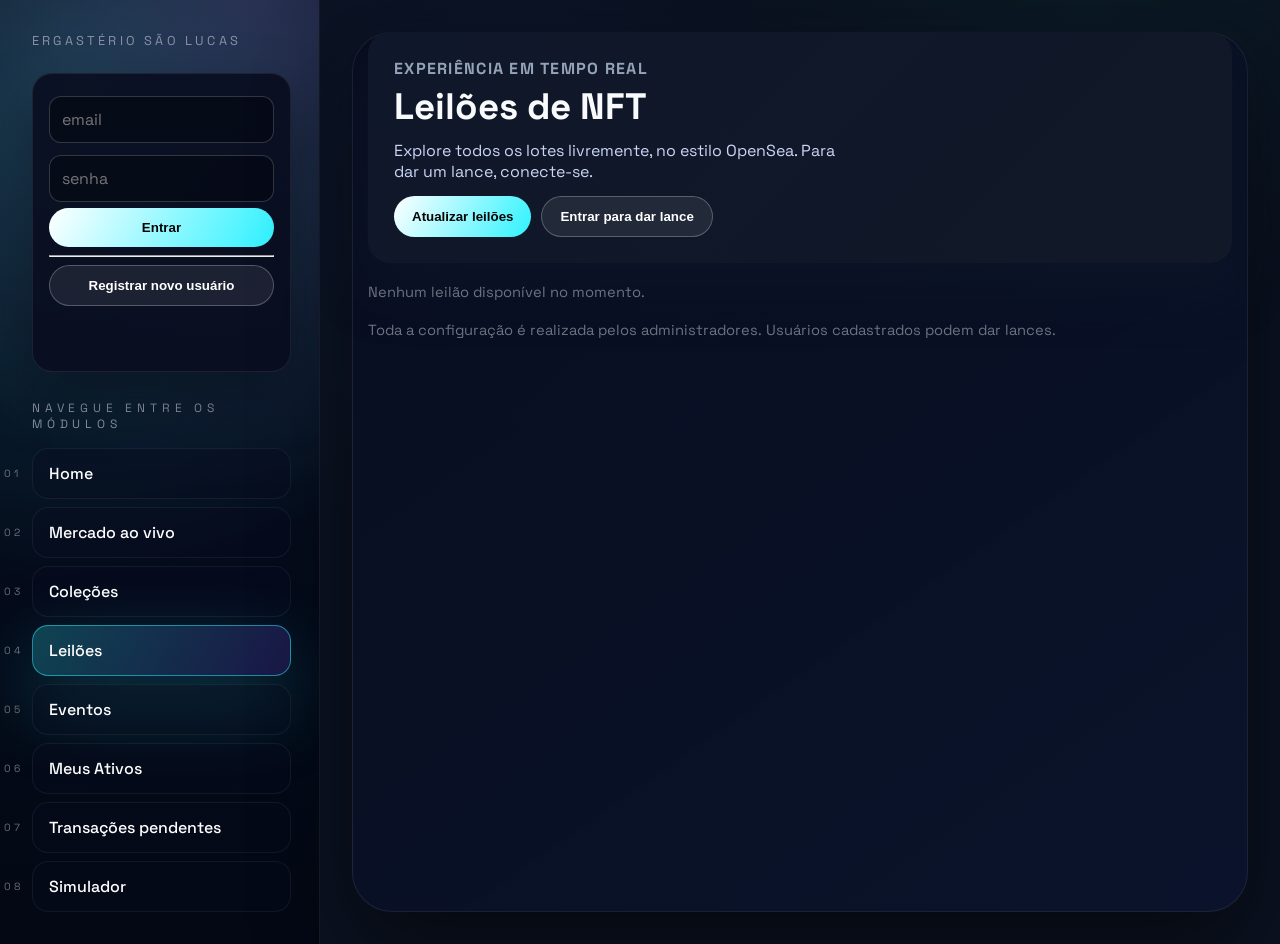
<file: index.html>
<!doctype html>
<html lang="pt-br">
<head>
  <meta charset="utf-8" />
  <title>Ergastério São Lucas</title>
  <meta name="viewport" content="width=device-width, initial-scale=1" />
  <link rel="stylesheet" href="styles.css" />
</head>
<body>
  <aside class="menu" id="appMenu">
    <div class="menu-top">
      <div class="menu-title">
        <a class="menu-label menu-title__link" data-view="home" href="#">Ergastério São Lucas</a>
      </div>
      <button class="menu-toggle" id="menuToggle" type="button" aria-expanded="false" aria-controls="menuContent">
        <span class="sr-only">Alternar navegação</span>
        <span class="menu-toggle__icon" aria-hidden="true">
          <span class="menu-toggle__bar"></span>
          <span class="menu-toggle__bar"></span>
          <span class="menu-toggle__bar"></span>
        </span>
      </button>
    </div>

    <div class="menu-content" id="menuContent">
      <div id="authBoxAnchor">
        <div id="authBox" class="card">
          <!-- Login -->
          <form id="loginForm">
            <input type="email" id="email" placeholder="email" required />
            <input type="password" id="password" placeholder="senha" required />
            <button type="submit">Entrar</button>
          </form>

          <!-- Sessão ativa -->
          <div id="loggedBox" style="display:none">
            <p class="ok" id="sessionInfo">Conectado</p>
            <button id="logoutBtn">Sair</button>
          </div>

          <hr/>

          <!-- Toggle Registro -->
          <button id="toggleRegister" class="ghost">Registrar novo usuário</button>
          <form id="registerForm" style="display:none; margin-top:8px;">
            <input type="text" id="r_name" placeholder="nome" required />
            <input type="email" id="r_email" placeholder="email" required />
            <input type="tel" id="r_phone" placeholder="telefone com DDD (opcional)" />
            <input type="password" id="r_password" placeholder="senha" required />
            <button type="submit">Criar conta</button>
          </form>
          <p id="authMsg" class="msg"></p>
        </div>
      </div>

      <nav class="menu-nav" aria-label="Navegação principal">
        <p class="menu-nav__hint">Navegue entre os módulos</p>
        <ul>
          <li><a href="#" data-view="home" aria-current="page">Home</a></li>
          <li><a href="#" data-view="live_market">Mercado ao vivo</a></li>
          <li><a href="#" data-view="collections">Coleções</a></li>
          <li><a href="#" data-view="auctions">Leilões</a></li>
          <li><a href="#" data-view="events">Eventos</a></li>
          <li><a href="#" data-view="user_assets">Meus Ativos</a></li>
          <li><a href="#" data-view="pending_transactions">Transações pendentes</a></li>
          <li><a href="#" data-view="liquidity_game">Simulador</a></li>
          <li class="admin-only"><a href="#" data-view="admin">Painel Administrativo</a></li>
          <li class="admin-only"><a href="#" data-view="admin_mint">Mint de NFT</a></li>
        </ul>
      </nav>
    </div>
  </aside>

  <main id="view" class="landing-view" data-default-view="auctions"></main>

  <section class="auth-overlay" data-role="auth-overlay" hidden>
    <div class="auth-overlay__backdrop" data-role="auth-overlay-close" aria-hidden="true"></div>
    <div class="auth-overlay__panel" role="dialog" aria-modal="true" aria-label="Acessar conta">
      <button type="button" class="auth-overlay__close ghost" data-role="auth-overlay-close">Fechar</button>
      <header class="auth-overlay__header">
        <p class="auth-overlay__eyebrow">Acesso seguro</p>
        <h2>Entre para dar lances</h2>
        <span>Use sua conta ou crie um cadastro rápido para participar dos leilões.</span>
      </header>
      <div data-role="auth-overlay-slot"></div>
    </div>
  </section>

  <script src="app.js"></script>
</body>
</html>
</file>
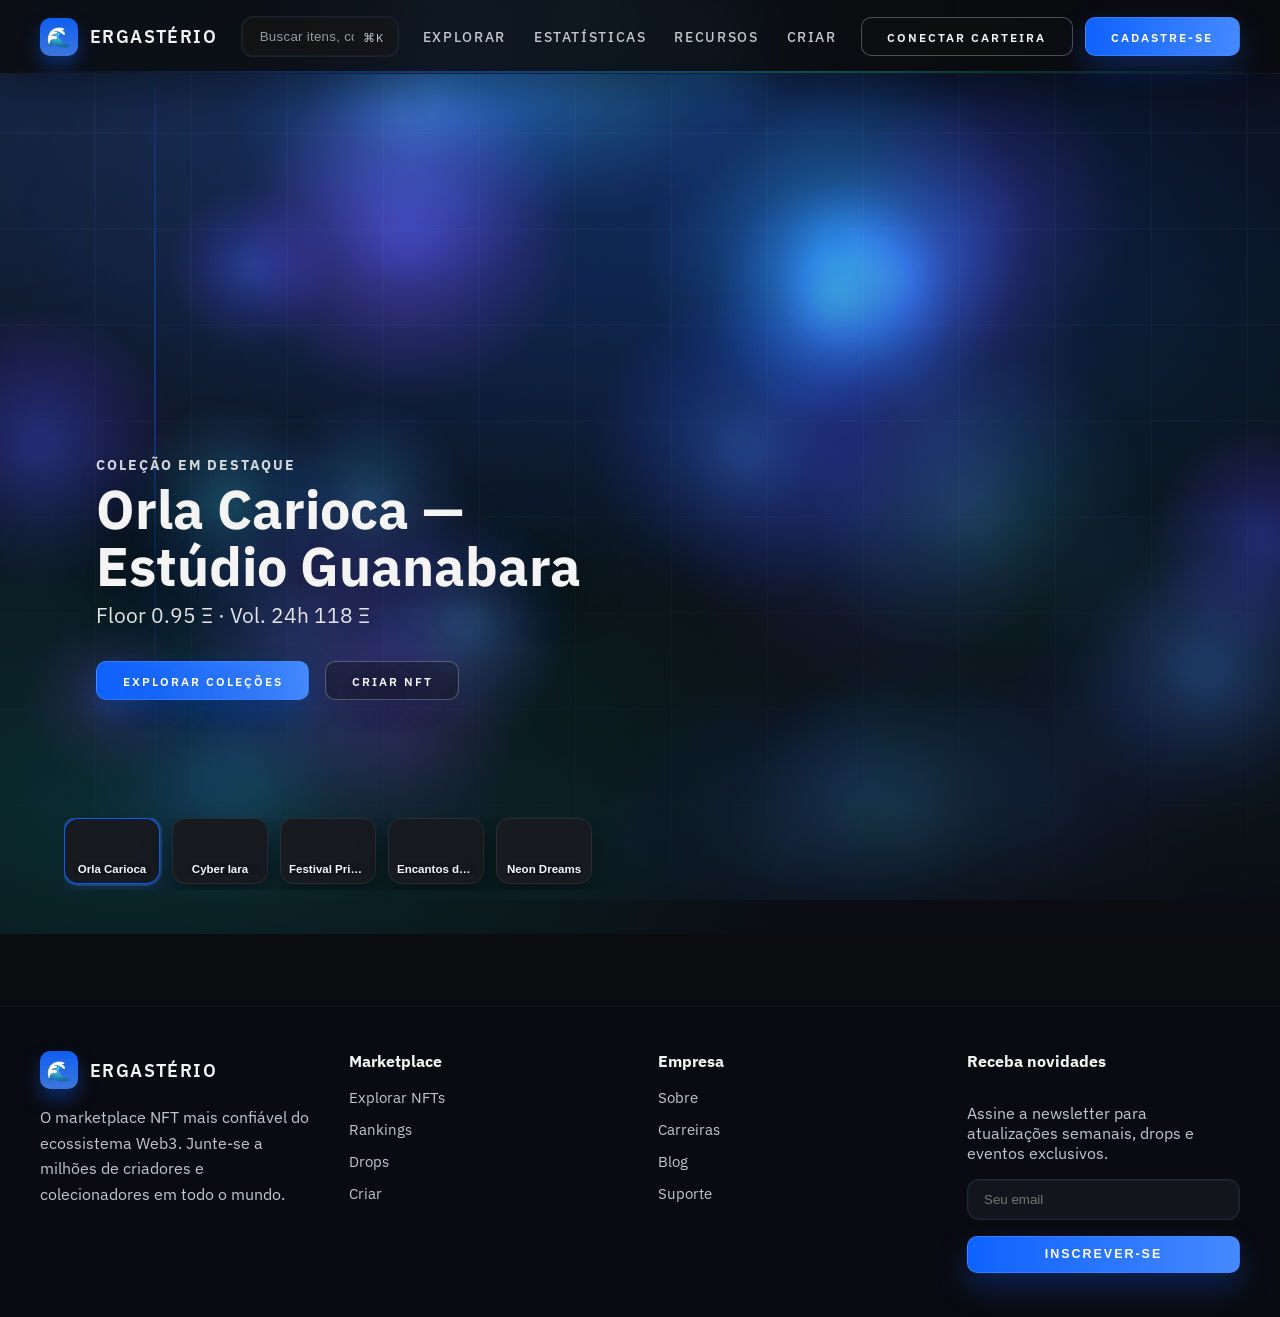
<file: site1/index.html>
<!DOCTYPE html>
<html lang="pt-BR">
  <head>
    <meta charset="UTF-8" />
    <meta name="viewport" content="width=device-width, initial-scale=1.0" />
    <title>Ergastério Brasil — Marketplace NFT inspirado no OpenSea</title>
    <link rel="preconnect" href="https://fonts.googleapis.com" />
    <link rel="preconnect" href="https://fonts.gstatic.com" crossorigin />
    <link
      href="https://fonts.googleapis.com/css2?family=IBM+Plex+Mono:wght@400;600&family=IBM+Plex+Sans:wght@400;500;600;700&display=swap"
      rel="stylesheet"
    />
    <style>
      :root {
        --bg: #0b0c10;
        --bg-alt: #161616;
        --card-bg: rgba(22, 22, 22, 0.82);
        --primary: #0f62fe;
        --primary-strong: #4589ff;
        --primary-light: rgba(15, 98, 254, 0.12);
        --accent: linear-gradient(135deg, #0f62fe 0%, #4589ff 55%, #08bdba 100%);
        --text: #f4f4f4;
        --text-muted: #c1c7cd;
        --border: rgba(255, 255, 255, 0.06);
        --grid-line: rgba(79, 90, 117, 0.18);
        font-size: 16px;
      }

      * {
        box-sizing: border-box;
        margin: 0;
        padding: 0;
      }

      html {
        width: 100%;
        max-width: 100%;
        overflow-x: hidden;
      }

      body {
        font-family: "IBM Plex Sans", "Inter", -apple-system, BlinkMacSystemFont, "Segoe UI", sans-serif;
        background-color: var(--bg);
        color: var(--text);
        min-height: 100vh;
        position: relative;
        max-width: 100vw;
        overflow-x: hidden;
        background-image:
          radial-gradient(circle at 20% -10%, rgba(69, 137, 255, 0.25), transparent 55%),
          radial-gradient(circle at 80% 110%, rgba(8, 189, 186, 0.18), transparent 60%),
          repeating-linear-gradient(
            0deg,
            transparent,
            transparent 94px,
            rgba(79, 90, 117, 0.08) 94px,
            rgba(79, 90, 117, 0.08) 96px
          ),
          repeating-linear-gradient(
            90deg,
            transparent,
            transparent 94px,
            rgba(79, 90, 117, 0.08) 94px,
            rgba(79, 90, 117, 0.08) 96px
          );
        background-attachment: fixed;
      }

      #background-canvas {
        position: fixed;
        inset: 0;
        width: 100%;
        height: 100%;
        z-index: -2;
        pointer-events: none;
        mix-blend-mode: screen;
        opacity: 0.85;
      }

      body::before,
      body::after {
        content: "";
        position: fixed;
        z-index: -1;
        pointer-events: none;
      }

      body::before {
        inset: 0;
        background: linear-gradient(120deg, rgba(15, 98, 254, 0.08), transparent 45%);
        mix-blend-mode: screen;
      }

      body::after {
        top: 0;
        left: clamp(140px, 12vw, 260px);
        width: 2px;
        height: 100vh;
        background: linear-gradient(180deg, rgba(15, 98, 254, 0), rgba(15, 98, 254, 0.65) 45%, rgba(8, 189, 186, 0));
        opacity: 0.75;
      }

      a {
        color: inherit;
        text-decoration: none;
      }

      header {
        position: sticky;
        top: 0;
        z-index: 1000;
        backdrop-filter: blur(18px);
        background: rgba(11, 12, 15, 0.88);
        border-bottom: 1px solid rgba(255, 255, 255, 0.05);
        box-shadow: 0 18px 32px rgba(5, 7, 11, 0.35);
      }

      header::after {
        content: "";
        position: absolute;
        inset-inline: 0;
        bottom: 0;
        height: 2px;
        background: linear-gradient(90deg, transparent, rgba(15, 98, 254, 0.65) 35%, rgba(8, 189, 186, 0.5) 65%, transparent);
        opacity: 0.75;
      }

      .nav-container {
        max-width: 1280px;
        margin: 0 auto;
        padding: 1rem 2.5rem;
        display: flex;
        align-items: center;
        justify-content: space-between;
        gap: 1.5rem;
      }

      .logo {
        display: flex;
        align-items: center;
        gap: 0.75rem;
        font-weight: 600;
        font-size: 1.1rem;
        letter-spacing: 0.08em;
        text-transform: uppercase;
      }

      .logo-icon {
        width: 38px;
        height: 38px;
        border-radius: 10px;
        background: linear-gradient(180deg, rgba(15, 98, 254, 0.95), rgba(69, 137, 255, 0.85));
        display: flex;
        align-items: center;
        justify-content: center;
        font-size: 1.25rem;
        box-shadow: 0 10px 18px rgba(15, 98, 254, 0.35);
      }

      nav {
        display: flex;
        align-items: center;
        gap: 1.75rem;
        font-weight: 500;
        font-size: 0.85rem;
        text-transform: uppercase;
        letter-spacing: 0.12em;
      }

      nav a {
        position: relative;
        color: var(--text-muted);
        transition: color 0.2s ease;
      }

      nav a::after {
        content: "";
        position: absolute;
        left: 0;
        bottom: -0.5rem;
        width: 100%;
        height: 2px;
        background: linear-gradient(90deg, transparent, rgba(15, 98, 254, 0.85), transparent);
        transform: scaleX(0);
        transform-origin: center;
        transition: transform 0.2s ease;
      }

      nav a:hover {
        color: #fff;
      }

      nav a:hover::after {
        transform: scaleX(1);
      }

      .search {
        flex: 1;
        max-width: 320px;
        position: relative;
      }

      .search input {
        width: 100%;
        background: rgba(22, 22, 22, 0.75);
        border: 1px solid rgba(255, 255, 255, 0.06);
        border-radius: 12px;
        padding: 0.75rem 2.75rem 0.75rem 1.1rem;
        color: var(--text);
        box-shadow: inset 0 0 0 1px rgba(15, 98, 254, 0.12);
      }

      .search input::placeholder {
        color: rgba(193, 199, 205, 0.75);
        letter-spacing: 0.02em;
      }

      .search span {
        position: absolute;
        right: 0.9rem;
        top: 50%;
        transform: translateY(-50%);
        color: var(--text-muted);
        font-family: "IBM Plex Mono", monospace;
        font-size: 0.75rem;
        letter-spacing: 0.12em;
      }

      .cta-buttons {
        display: flex;
        gap: 0.75rem;
        align-items: center;
      }

      .art-strip {
        position: relative;
        overflow: hidden;
        border-top: 1px solid rgba(255, 255, 255, 0.05);
        border-bottom: 1px solid rgba(255, 255, 255, 0.05);
        background: linear-gradient(180deg, rgba(11, 13, 18, 0.92), rgba(11, 13, 18, 0.72));
        padding: 1.75rem 0;
        isolation: isolate;
      }

      .art-strip::before,
      .art-strip::after {
        content: "";
        position: absolute;
        top: 0;
        bottom: 0;
        width: 140px;
        pointer-events: none;
        z-index: 2;
      }

      .art-strip::before {
        left: 0;
        background: linear-gradient(90deg, rgba(11, 13, 18, 0.95) 0%, rgba(11, 13, 18, 0));
      }

      .art-strip::after {
        right: 0;
        background: linear-gradient(270deg, rgba(11, 13, 18, 0.95) 0%, rgba(11, 13, 18, 0));
      }

      .art-strip-container {
        max-width: 1200px;
        margin: 0 auto;
        padding: 0 2rem;
        display: grid;
        gap: 1.25rem;
      }

      .art-strip-header {
        display: flex;
        align-items: center;
        justify-content: space-between;
        font-size: 0.9rem;
        color: var(--text-muted);
      }

      .art-strip-header strong {
        font-size: 0.95rem;
        letter-spacing: 0.12em;
        text-transform: uppercase;
        color: var(--text);
      }

      .art-strip-row {
        position: relative;
        overflow: hidden;
      }

      .art-strip-track {
        display: flex;
        gap: 1.5rem;
        width: max-content;
        animation: art-scroll 36s linear infinite;
        will-change: transform;
      }

      .art-strip-track.reverse {
        animation-direction: reverse;
        animation-duration: 42s;
      }

      .art-card {
        flex: 0 0 auto;
        width: 210px;
        border-radius: 18px;
        overflow: hidden;
        border: 1px solid rgba(255, 255, 255, 0.06);
        background: rgba(18, 20, 28, 0.85);
        box-shadow: 0 18px 36px rgba(5, 9, 18, 0.38);
        transition: transform 0.3s ease, border-color 0.3s ease, box-shadow 0.3s ease;
      }

      .art-card:hover {
        transform: translateY(-6px);
        border-color: rgba(69, 137, 255, 0.55);
        box-shadow: 0 22px 44px rgba(5, 9, 18, 0.52);
      }

      .art-card img {
        display: block;
        width: 100%;
        height: 140px;
        object-fit: cover;
      }

      .art-card-content {
        padding: 1rem;
        display: grid;
        gap: 0.45rem;
      }

      .art-card-content span {
        font-size: 0.78rem;
        text-transform: uppercase;
        letter-spacing: 0.18em;
        color: rgba(193, 199, 205, 0.85);
        font-family: "IBM Plex Mono", monospace;
      }

      .art-card-content strong {
        font-size: 1rem;
        color: var(--text);
      }

      .art-card-content small {
        color: var(--text-muted);
        font-size: 0.85rem;
      }

      .btn {
        padding: 0.65rem 1.6rem;
        border-radius: 10px;
        font-weight: 600;
        font-size: 0.78rem;
        text-transform: uppercase;
        letter-spacing: 0.16em;
        transition: transform 0.2s ease, box-shadow 0.2s ease, background 0.2s ease, color 0.2s ease;
        display: inline-flex;
        align-items: center;
        justify-content: center;
        border: 1px solid transparent;
      }

      .btn:hover {
        transform: translateY(-2px);
      }

      .btn-primary {
        background: linear-gradient(90deg, #0f62fe, #4589ff);
        color: #fff;
        border-color: rgba(69, 137, 255, 0.65);
        box-shadow: 0 14px 30px rgba(15, 98, 254, 0.28);
      }

      .btn-primary:hover {
        box-shadow: 0 18px 40px rgba(15, 98, 254, 0.32);
        background: linear-gradient(90deg, #4589ff, #0f62fe);
      }

      .btn-outline {
        border: 1px solid rgba(193, 199, 205, 0.35);
        color: var(--text);
        background: rgba(22, 22, 22, 0.35);
      }

      .btn-outline:hover {
        border-color: rgba(69, 137, 255, 0.7);
        color: #fff;
        box-shadow: 0 12px 26px rgba(15, 98, 254, 0.22);
      }

      .hero {
        max-width: 1280px;
        margin: 0 auto;
        padding: 6rem 2.5rem 4.5rem;
        display: grid;
        grid-template-columns: repeat(auto-fit, minmax(320px, 1fr));
        gap: clamp(2.5rem, 6vw, 5rem);
        align-items: start;
        position: relative;
        isolation: isolate;
      }

      .hero::before {
        content: "";
        position: absolute;
        inset: -4rem -12%;
        background-image:
          linear-gradient(120deg, rgba(15, 98, 254, 0.22), transparent 60%),
          repeating-linear-gradient(0deg, transparent, transparent 48px, var(--grid-line) 48px, var(--grid-line) 49px),
          repeating-linear-gradient(90deg, transparent, transparent 48px, var(--grid-line) 48px, var(--grid-line) 49px);
        opacity: 0.45;
        border-radius: 56px;
        z-index: -2;
      }

      .hero::after {
        content: "";
        position: absolute;
        inset: -3rem -8%;
        background: radial-gradient(circle at 20% 20%, rgba(15, 98, 254, 0.3), transparent 65%),
          radial-gradient(circle at 80% 80%, rgba(8, 189, 186, 0.25), transparent 70%);
        filter: blur(20px);
        opacity: 0.65;
        z-index: -1;
      }

      .hero-visual {
        position: relative;
        display: grid;
        gap: 1.75rem;
        justify-items: center;
        padding: 1rem 0;
      }

      .hero-visual::before {
        content: "";
        position: absolute;
        inset: -18% -12%;
        background: linear-gradient(160deg, rgba(15, 98, 254, 0.18), transparent 65%);
        border-radius: 38px;
        filter: blur(50px);
        z-index: -1;
        opacity: 0.6;
        animation: pulse 9s ease-in-out infinite alternate;
      }

      .hero-illustration {
        width: 100%;
        max-width: 420px;
        border-radius: 28px;
        border: 1px solid rgba(255, 255, 255, 0.08);
        background: rgba(11, 13, 18, 0.72);
        padding: 1.75rem;
        backdrop-filter: blur(18px);
        box-shadow: 0 34px 60px rgba(5, 9, 18, 0.55);
      }

      .hero-illustration svg {
        width: 100%;
        height: auto;
        display: block;
      }

      .hero-copy {
        display: grid;
        gap: 1.5rem;
      }

      .hero-copy h1 {
        font-size: clamp(2.85rem, 4vw + 1rem, 4.1rem);
        line-height: 1.05;
        letter-spacing: -0.015em;
        text-wrap: balance;
      }

      .hero-copy p {
        font-size: 1.08rem;
        line-height: 1.75;
        color: var(--text-muted);
        max-width: 36ch;
      }

      .hero-actions {
        display: flex;
        flex-wrap: wrap;
        gap: 1rem;
      }

      .hero-highlights {
        display: grid;
        gap: 1.25rem;
        margin-top: 1.5rem;
        margin-bottom: 0.5rem;
      }

      .hero-highlight {
        background: rgba(17, 19, 26, 0.82);
        border: 1px solid rgba(255, 255, 255, 0.06);
        border-left: 4px solid var(--primary);
        border-radius: 14px;
        padding: 1.2rem 1.4rem;
        display: grid;
        gap: 0.5rem;
      }

      .hero-highlight span {
        font-family: "IBM Plex Mono", monospace;
        font-size: 0.78rem;
        letter-spacing: 0.2em;
        text-transform: uppercase;
        color: rgba(193, 199, 205, 0.85);
      }

      .hero-highlight p {
        color: var(--text);
        font-size: 0.95rem;
        line-height: 1.6;
      }

      .hero-card {
        background: linear-gradient(180deg, rgba(15, 98, 254, 0.18), rgba(12, 16, 26, 0.92));
        border-radius: 24px;
        padding: 2rem;
        border: 1px solid rgba(69, 137, 255, 0.35);
        position: relative;
        overflow: hidden;
        box-shadow: 0 28px 55px rgba(5, 9, 18, 0.5);
        width: 100%;
        max-width: 400px;
      }

      .hero-card::before {
        content: "";
        position: absolute;
        inset-inline: 0;
        top: 0;
        height: 3px;
        background: linear-gradient(90deg, transparent, rgba(15, 98, 254, 0.9) 35%, rgba(8, 189, 186, 0.6) 70%, transparent);
        z-index: 1;
      }

      .hero-card::after {
        content: "";
        position: absolute;
        inset: 0;
        background: radial-gradient(circle at 30% 30%, rgba(255, 255, 255, 0.12), transparent 55%);
        pointer-events: none;
      }

      .hero-card img {
        width: 100%;
        border-radius: 16px;
        margin-bottom: 1.5rem;
        object-fit: cover;
        border: 1px solid rgba(255, 255, 255, 0.06);
      }

      .hero-card h3 {
        font-size: 1.15rem;
        margin-bottom: 0.5rem;
      }

      .hero-card-footer {
        display: flex;
        align-items: center;
        justify-content: space-between;
        margin-top: 1rem;
        padding-top: 1rem;
        border-top: 1px solid rgba(255, 255, 255, 0.08);
        gap: 1rem;
      }

      .hero-avatar {
        display: flex;
        align-items: center;
        gap: 0.75rem;
      }

      .hero-avatar span {
        display: inline-flex;
        align-items: center;
        justify-content: center;
        width: 44px;
        height: 44px;
        border-radius: 12px;
        background: linear-gradient(160deg, rgba(69, 137, 255, 0.45), rgba(15, 98, 254, 0.85));
        box-shadow: 0 12px 25px rgba(15, 98, 254, 0.32);
        font-size: 1.25rem;
      }

      .hero-avatar strong {
        font-size: 0.95rem;
        display: block;
      }

      .hero-avatar small {
        display: block;
        color: var(--text-muted);
      }

      .hero-pricing {
        text-align: right;
      }

      .hero-pricing strong {
        font-family: "IBM Plex Mono", monospace;
        letter-spacing: 0.08em;
      }

      .hero-pricing span {
        display: block;
        color: var(--text-muted);
        font-size: 0.85rem;
      }

      .card-meta {
        display: flex;
        justify-content: space-between;
        align-items: center;
        color: var(--text-muted);
        font-size: 0.9rem;
      }

      .badge {
        display: inline-flex;
        align-items: center;
        gap: 0.45rem;
        padding: 0.45rem 0.95rem;
        border-radius: 999px;
        background: var(--primary-light);
        color: var(--primary-strong);
        font-weight: 600;
        font-size: 0.75rem;
        text-transform: uppercase;
        letter-spacing: 0.18em;
        border: 1px solid rgba(69, 137, 255, 0.35);
        box-shadow: inset 0 0 0 1px rgba(15, 98, 254, 0.08);
      }

      .badge::before {
        content: "";
        width: 6px;
        height: 6px;
        border-radius: 50%;
        background: #08bdba;
        box-shadow: 0 0 0 4px rgba(8, 189, 186, 0.15);
      }

      .section {
        max-width: 1280px;
        margin: 0 auto;
        padding: 0 2.5rem 4.75rem;
        position: relative;
      }

      .section::before {
        content: "";
        position: absolute;
        left: clamp(1.5rem, 6vw, 3rem);
        top: 0.75rem;
        width: 32px;
        height: 2px;
        background: linear-gradient(90deg, rgba(15, 98, 254, 0.85), rgba(8, 189, 186, 0.65));
      }

      .section-header {
        display: flex;
        align-items: center;
        justify-content: space-between;
        margin-bottom: 2.25rem;
      }

      .section-header h2 {
        font-size: clamp(1.8rem, 2.2vw + 1rem, 2.35rem);
        letter-spacing: -0.01em;
      }

      .section-header a {
        color: var(--primary-strong);
        font-weight: 600;
        text-transform: uppercase;
        letter-spacing: 0.14em;
        font-size: 0.75rem;
      }

      .grid {
        display: grid;
        grid-template-columns: repeat(auto-fit, minmax(220px, 1fr));
        gap: 1.5rem;
      }

      .collection-card {
        background: rgba(18, 20, 28, 0.86);
        border-radius: 20px;
        padding: 1.35rem;
        border: 1px solid rgba(255, 255, 255, 0.06);
        transition: transform 0.25s ease, border-color 0.25s ease, box-shadow 0.25s ease;
        position: relative;
        overflow: hidden;
      }

      .collection-card::before {
        content: "";
        position: absolute;
        inset-inline: 0;
        top: 0;
        height: 3px;
        background: linear-gradient(90deg, transparent, rgba(15, 98, 254, 0.85) 40%, rgba(8, 189, 186, 0.6) 70%, transparent);
        opacity: 0;
        transition: opacity 0.25s ease;
      }

      .collection-card:hover::before {
        opacity: 1;
      }

      .collection-card:hover {
        transform: translateY(-6px);
        border-color: rgba(69, 137, 255, 0.5);
        box-shadow: 0 20px 44px rgba(5, 9, 18, 0.52);
      }

      .collection-card::after {
        content: "";
        position: absolute;
        inset: 0;
        background: linear-gradient(160deg, rgba(69, 137, 255, 0.12), transparent 75%);
        opacity: 0;
        transition: opacity 0.25s ease;
        pointer-events: none;
      }

      .collection-card:hover::after {
        opacity: 1;
      }

      .collection-card img {
        width: 100%;
        border-radius: 14px;
        margin-bottom: 1rem;
      }

      .collection-card h3 {
        font-size: 1.1rem;
        margin-bottom: 0.5rem;
      }

      .collection-card .floor {
        font-size: 0.9rem;
        color: var(--text-muted);
      }

      .stats {
        display: grid;
        grid-template-columns: repeat(auto-fit, minmax(220px, 1fr));
        gap: 1.5rem;
        margin-top: 2.5rem;
      }

      .stat-card {
        background: rgba(15, 16, 24, 0.82);
        border: 1px solid rgba(255, 255, 255, 0.05);
        border-radius: 16px;
        padding: 1.6rem;
        position: relative;
        overflow: hidden;
        display: grid;
        gap: 0.5rem;
        min-width: 0;
      }

      .stat-card h4 {
        font-size: 2.1rem;
        margin-bottom: 0.35rem;
        font-family: "IBM Plex Mono", monospace;
      }

      .stat-card span {
        color: var(--text-muted);
        font-size: 0.95rem;
      }

      .stat-card::after {
        content: "";
        position: absolute;
        inset: 0;
        background-image:
          linear-gradient(120deg, rgba(15, 98, 254, 0.18), transparent 70%),
          radial-gradient(circle at 80% 0%, rgba(8, 189, 186, 0.18), transparent 60%);
        pointer-events: none;
        z-index: 0;
        opacity: 0.8;
      }

      .stat-card::before {
        content: "";
        position: absolute;
        inset-inline: 0;
        top: 0;
        height: 3px;
        background: linear-gradient(90deg, transparent, rgba(15, 98, 254, 0.9) 30%, rgba(8, 189, 186, 0.6) 70%, transparent);
        pointer-events: none;
        z-index: 1;
      }

      .stat-card > * {
        position: relative;
        z-index: 1;
      }

      .stat-icon {
        width: 44px;
        height: 44px;
        border-radius: 12px;
        background: rgba(69, 137, 255, 0.12);
        display: inline-flex;
        align-items: center;
        justify-content: center;
        margin-bottom: 0.85rem;
        box-shadow: 0 14px 24px rgba(15, 98, 254, 0.22);
      }

      .stat-icon svg {
        width: 22px;
        height: 22px;
        fill: none;
        stroke: var(--primary);
        stroke-width: 1.6;
      }

      .narrative {
        display: grid;
        gap: 2.5rem;
      }

      .narrative-highlight {
        display: grid;
        grid-template-columns: repeat(auto-fit, minmax(260px, 1fr));
        gap: 2.5rem;
        align-items: center;
        padding: 2.5rem;
        border-radius: 28px;
        border: 1px solid rgba(255, 255, 255, 0.06);
        background: linear-gradient(160deg, rgba(15, 16, 24, 0.92), rgba(15, 16, 24, 0.65));
        position: relative;
        overflow: hidden;
      }

      .narrative-highlight::before {
        content: "";
        position: absolute;
        inset: 0;
        background: radial-gradient(circle at 20% 20%, rgba(15, 98, 254, 0.18), transparent 60%);
        pointer-events: none;
      }

      .narrative-highlight img {
        width: 100%;
        border-radius: 18px;
        border: 1px solid rgba(255, 255, 255, 0.12);
      }

      .narrative-highlight h3 {
        font-size: 1.6rem;
        margin-bottom: 1rem;
      }

      .narrative-highlight p {
        color: var(--text-muted);
        line-height: 1.75;
        margin-bottom: 1.5rem;
      }

      .story-grid {
        display: grid;
        grid-template-columns: repeat(auto-fit, minmax(220px, 1fr));
        gap: 1.75rem;
      }

      .story-card {
        border-radius: 20px;
        border: 1px solid rgba(255, 255, 255, 0.05);
        padding: 1.5rem;
        background: rgba(15, 17, 25, 0.82);
        position: relative;
        overflow: hidden;
      }

      .story-card::before {
        content: "";
        position: absolute;
        inset: 0;
        background: linear-gradient(150deg, rgba(15, 98, 254, 0.12), transparent 70%);
        pointer-events: none;
      }

      .story-card h4 {
        font-size: 1.2rem;
        margin-bottom: 0.75rem;
      }

      .story-card p {
        color: var(--text-muted);
        line-height: 1.65;
        margin-bottom: 1rem;
      }

      .story-meta {
        display: flex;
        flex-wrap: wrap;
        gap: 0.75rem;
        color: var(--text-muted);
        font-size: 0.82rem;
        text-transform: uppercase;
        letter-spacing: 0.18em;
        font-family: "IBM Plex Mono", monospace;
      }

      footer {
        border-top: 1px solid rgba(255, 255, 255, 0.05);
        background: rgba(11, 13, 18, 0.92);
        padding: 2.75rem 2.5rem;
      }

      .footer-content {
        max-width: 1280px;
        margin: 0 auto;
        display: grid;
        gap: 2.25rem;
        grid-template-columns: repeat(auto-fit, minmax(200px, 1fr));
      }

      .footer-content h4 {
        margin-bottom: 1rem;
      }

      .footer-links {
        display: grid;
        gap: 0.75rem;
        color: var(--text-muted);
        font-size: 0.95rem;
      }

      .newsletter {
        display: grid;
        gap: 1rem;
      }

      .newsletter input {
        padding: 0.75rem 1rem;
        border-radius: 12px;
        border: 1px solid rgba(255, 255, 255, 0.08);
        background: rgba(22, 24, 32, 0.85);
        color: var(--text);
        box-shadow: inset 0 0 0 1px rgba(15, 98, 254, 0.08);
      }

      .payments {
        display: grid;
        grid-template-columns: repeat(auto-fit, minmax(220px, 1fr));
        gap: 1.5rem;
        margin-top: 2rem;
      }

      .payment-card {
        border-radius: 16px;
        border: 1px solid rgba(255, 255, 255, 0.06);
        background: rgba(15, 16, 24, 0.82);
        padding: 1.5rem;
        display: grid;
        gap: 0.75rem;
        box-shadow: 0 16px 32px rgba(5, 9, 18, 0.35);
      }

      .payment-card span {
        font-size: 2.25rem;
      }

      .payment-card strong {
        font-size: 1.05rem;
      }

      .payment-card p {
        color: var(--text-muted);
        line-height: 1.6;
        font-size: 0.95rem;
      }

      .floating-pill {
        position: absolute;
        right: -14px;
        top: 18%;
        background: rgba(13, 15, 20, 0.92);
        border: 1px solid rgba(69, 137, 255, 0.4);
        border-radius: 16px;
        padding: 0.85rem 1.4rem;
        display: flex;
        align-items: center;
        gap: 0.85rem;
        box-shadow: 0 20px 45px rgba(5, 9, 18, 0.6);
        animation: float 7s ease-in-out infinite;
        z-index: 2;
      }

      .floating-pill::before {
        content: "";
        position: absolute;
        inset-block: 12%;
        left: -3px;
        width: 3px;
        border-radius: 999px;
        background: linear-gradient(180deg, rgba(69, 137, 255, 0.9), rgba(8, 189, 186, 0.65));
      }

      .floating-pill span {
        display: inline-flex;
        align-items: center;
        justify-content: center;
        width: 36px;
        height: 36px;
        border-radius: 10px;
        background: linear-gradient(160deg, rgba(69, 137, 255, 0.65), rgba(15, 98, 254, 0.85));
        box-shadow: 0 10px 20px rgba(15, 98, 254, 0.35);
        font-size: 1.1rem;
      }

      .floating-pill strong {
        font-size: 0.92rem;
        display: block;
      }

      .floating-pill small {
        display: block;
        color: rgba(193, 199, 205, 0.85);
        font-size: 0.68rem;
        letter-spacing: 0.22em;
        text-transform: uppercase;
        font-family: "IBM Plex Mono", monospace;
      }

      .hero-note {
        position: absolute;
        left: -22px;
        bottom: 12%;
        padding: 1.1rem 1.6rem 1.1rem 1.9rem;
        border-radius: 18px;
        background: rgba(13, 16, 22, 0.9);
        border: 1px solid rgba(255, 255, 255, 0.07);
        box-shadow: 0 22px 40px rgba(5, 9, 18, 0.55);
        max-width: 220px;
        font-size: 0.85rem;
        line-height: 1.5;
        color: rgba(193, 199, 205, 0.92);
        animation: float 9s ease-in-out infinite reverse;
        z-index: 2;
      }

      .hero-note::before {
        content: "";
        position: absolute;
        inset-block: 18%;
        left: 14px;
        width: 3px;
        border-radius: 999px;
        background: linear-gradient(180deg, rgba(15, 98, 254, 0.9), rgba(8, 189, 186, 0.6));
      }

      @media (max-width: 1100px) {
        .nav-container {
          flex-wrap: wrap;
          padding-inline: clamp(1.25rem, 4vw, 2rem);
          gap: 1rem 1.25rem;
        }

        .logo {
          order: 0;
        }

        .cta-buttons {
          order: 2;
          margin-left: auto;
        }

        .search {
          order: 3;
          flex: 1 1 100%;
          max-width: 100%;
        }

        nav {
          order: 4;
          width: 100%;
          justify-content: space-between;
          overflow-x: auto;
          padding-bottom: 0.35rem;
        }

        nav::-webkit-scrollbar {
          display: none;
        }

        .hero {
          padding-inline: clamp(1.5rem, 4vw, 2.5rem);
          padding-block: clamp(4rem, 6vw, 5rem);
        }

        .section {
          padding-inline: clamp(1.5rem, 4vw, 2.5rem);
        }

        .art-strip-container {
          padding-inline: clamp(1.5rem, 4vw, 2rem);
        }

        .footer-content {
          padding-inline: 0;
        }
      }

      @media (max-width: 820px) {
        header {
          position: sticky;
        }

        .nav-container {
          flex-direction: column;
          align-items: stretch;
        }

        .cta-buttons {
          width: 100%;
          gap: 0.6rem;
          flex-direction: column;
        }

        .cta-buttons .btn {
          width: 100%;
        }

        nav {
          justify-content: flex-start;
          gap: 1.25rem;
          padding-bottom: 0.5rem;
        }

        .hero {
          padding-block: clamp(3.25rem, 7vw, 4.5rem);
          gap: 2.5rem;
        }

        .hero-visual {
          justify-items: stretch;
        }

        .hero-card {
          margin-inline: auto;
        }

        .floating-pill {
          right: 0;
        }

        .hero-note {
          left: 0;
        }

        .hero-highlights {
          grid-template-columns: 1fr;
        }

        .stats {
          grid-template-columns: repeat(auto-fit, minmax(200px, 1fr));
          gap: 1.25rem;
        }

        .section-header {
          flex-direction: column;
          align-items: flex-start;
          gap: 1rem;
        }

        .story-grid,
        .grid,
        .payments {
          grid-template-columns: repeat(auto-fit, minmax(200px, 1fr));
        }

        .narrative-highlight {
          grid-template-columns: 1fr;
          text-align: left;
        }

        .narrative-highlight img {
          order: -1;
        }

        footer {
          padding-inline: clamp(1.5rem, 5vw, 2.5rem);
        }
      }

      @media (max-width: 640px) {
        :root {
          font-size: 15px;
        }

        body::after {
          left: clamp(40px, 18vw, 120px);
        }

        .hero {
          padding-inline: clamp(1.25rem, 6vw, 1.75rem);
        }

        .hero-actions {
          flex-direction: column;
          gap: 0.75rem;
        }

        .stats {
          grid-template-columns: minmax(0, 1fr);
          gap: 1.25rem;
        }

        .stat-card {
          width: 100%;
        }

        .hero-highlights {
          gap: 1.25rem;
        }

        .floating-pill,
        .hero-note {
          position: static;
          animation: none;
          transform: none;
          width: 100%;
          max-width: none;
          margin-inline: auto;
        }

        .floating-pill {
          justify-content: center;
        }

        .hero-note {
          margin-top: 1.25rem;
        }

        .hero-card,
        .hero-visual {
          max-width: 100%;
        }

        .art-strip {
          padding-block: 1.2rem;
        }

        .section {
          padding-inline: clamp(1rem, 6vw, 1.5rem);
        }

        .section-header h2 {
          font-size: clamp(1.65rem, 6vw, 1.9rem);
        }

        .footer-content {
          grid-template-columns: 1fr;
        }

        .footer-links {
          font-size: 0.9rem;
        }
      }

      @media (max-width: 480px) {
        :root {
          font-size: 14px;
        }

        .logo {
          font-size: 1rem;
        }

        .hero h1 {
          font-size: clamp(1.95rem, 9vw, 2.35rem);
        }

        .badge {
          justify-content: center;
        }

        .hero-card {
          padding: 1.6rem;
        }

        .hero-card-footer {
          flex-direction: column;
          align-items: flex-start;
        }

        .story-meta {
          gap: 0.5rem;
        }
      }

      @keyframes art-scroll {
        0% {
          transform: translateX(0);
        }
        100% {
          transform: translateX(-50%);
        }
      }

      @keyframes float {
        0%,
        100% {
          transform: translateY(0px);
        }
        50% {
          transform: translateY(-12px);
        }
      }

      @keyframes pulse {
        0% {
          opacity: 0.35;
        }
        100% {
          opacity: 0.75;
        }
      }

      @media (max-width: 768px) {
        .nav-container {
          gap: 1rem;
        }

        nav {
          gap: 1rem;
        }

        .search {
          order: 1;
          width: 100%;
        }

        .art-strip-container {
          padding: 0 clamp(1rem, 5vw, 1.5rem);
        }

        .art-strip-header {
          flex-direction: column;
          align-items: flex-start;
          gap: 0.4rem;
        }

        .art-card {
          width: 170px;
        }

        .art-card img {
          height: 120px;
        }

        .hero {
          padding: clamp(3.2rem, 7vw, 3.8rem) clamp(1.25rem, 6vw, 1.75rem)
            clamp(2.6rem, 7vw, 3.2rem);
        }

        .hero::before {
          inset: -2.2rem -2%;
          border-radius: 38px;
        }

        .hero::after {
          inset: -1.8rem -1.5%;
        }

        .hero-visual::before {
          display: none;
        }

        .hero-highlights {
          margin-top: 1rem;
          gap: 1rem;
        }

        .hero-highlight {
          padding: 1rem 1.25rem;
        }

        .section {
          padding: 0 clamp(1.25rem, 6vw, 1.75rem) clamp(3rem, 8vw, 3.5rem);
        }

        .narrative-highlight {
          padding: clamp(1.75rem, 6vw, 2.25rem);
        }
      }

      .blur-hero {
        position: relative;
        min-height: clamp(640px, 96vh, 860px);
        display: grid;
        align-items: flex-end;
        justify-items: center;
        padding: clamp(5rem, 14vh, 7rem) 0 clamp(6rem, 16vh, 8rem);
        margin-bottom: clamp(3rem, 8vh, 4.5rem);
        isolation: isolate;
        overflow: hidden;
      }

      .blur-hero__bg,
      .blur-hero__fade {
        position: absolute;
        inset: 0;
        background-size: cover;
        background-position: center;
        transition: opacity 0.6s ease;
      }

      .blur-hero__bg {
        z-index: -3;
        filter: saturate(1.12);
      }

      .blur-hero__fade {
        z-index: -2;
        opacity: 0;
      }

      .blur-hero__gradient {
        position: absolute;
        inset: 0;
        background:
          radial-gradient(1200px 600px at 62% 18%, rgba(15, 98, 254, 0.26), transparent 65%),
          radial-gradient(1000px 540px at 10% 85%, rgba(8, 189, 186, 0.18), transparent 70%),
          linear-gradient(to top, rgba(11, 13, 18, 0.92) 0%, rgba(11, 13, 18, 0.4) 45%, rgba(11, 13, 18, 0) 78%);
        pointer-events: none;
        z-index: -1;
      }

      .blur-hero__content {
        position: absolute;
        left: clamp(1.5rem, 8vw, 6rem);
        bottom: clamp(170px, 26vh, 280px);
        max-width: min(92vw, 560px);
        text-shadow: 0 14px 40px rgba(0, 0, 0, 0.55);
        z-index: 2;
      }

      .blur-hero__kicker {
        font-weight: 700;
        letter-spacing: 0.14em;
        font-size: 0.85rem;
        opacity: 0.85;
        text-transform: uppercase;
      }

      .blur-hero__title {
        margin: 0.35rem 0 0.5rem;
        font-size: clamp(2rem, 4vw + 0.5rem, 3.4rem);
        line-height: 1.05;
        font-weight: 800;
      }

      .blur-hero__subtitle {
        font-size: clamp(1rem, 1.25vw + 0.5rem, 1.3rem);
        opacity: 0.92;
        max-width: 32ch;
      }

      .blur-hero__actions {
        display: flex;
        gap: 1rem;
        flex-wrap: wrap;
        margin-top: 2rem;
      }

      .blur-hero__thumbbar {
        position: absolute;
        left: clamp(1.25rem, 6vw, 4rem);
        right: clamp(1.25rem, 6vw, 4rem);
        bottom: clamp(1.75rem, 6vw, 2.75rem);
        display: flex;
        gap: 0.75rem;
        overflow-x: auto;
        scrollbar-width: none;
        -ms-overflow-style: none;
        padding-bottom: 0.35rem;
        z-index: 10;
      }

      .blur-hero__thumbbar::-webkit-scrollbar {
        display: none;
      }

      .blur-hero__thumb {
        min-width: 96px;
        width: 96px;
        height: 66px;
        border-radius: 14px;
        background: #171a1f center/cover no-repeat;
        border: 1px solid rgba(255, 255, 255, 0.08);
        box-shadow: 0 10px 28px rgba(0, 0, 0, 0.4);
        cursor: pointer;
        position: relative;
        flex: 0 0 auto;
        transition: transform 0.2s ease, border-color 0.2s ease, box-shadow 0.2s ease;
      }

      .blur-hero__thumb::after {
        content: attr(data-label);
        position: absolute;
        left: 8px;
        right: 8px;
        bottom: 8px;
        font-size: 0.72rem;
        font-weight: 700;
        color: #f5f7fa;
        text-shadow: 0 2px 12px rgba(0, 0, 0, 0.9);
        white-space: nowrap;
        overflow: hidden;
        text-overflow: ellipsis;
      }

      .blur-hero__thumb:hover {
        transform: translateY(-2px);
      }

      .blur-hero__thumb.is-active {
        border-color: rgba(15, 98, 254, 0.95);
        box-shadow:
          0 10px 28px rgba(69, 137, 255, 0.25),
          0 8px 24px rgba(0, 0, 0, 0.45);
        outline: 2px solid rgba(69, 137, 255, 0.28);
      }

      .sr-only {
        position: absolute;
        width: 1px;
        height: 1px;
        padding: 0;
        margin: -1px;
        overflow: hidden;
        clip: rect(0, 0, 0, 0);
        white-space: nowrap;
        border: 0;
      }

      @media (max-width: 960px) {
        .blur-hero__content {
          bottom: clamp(200px, 30vh, 300px);
        }
      }

      @media (max-width: 720px) {
        .blur-hero {
          padding-top: clamp(4.5rem, 18vh, 6rem);
          margin-bottom: clamp(2.5rem, 7vh, 3.5rem);
        }

        .blur-hero__content {
          left: clamp(1rem, 6vw, 2rem);
          bottom: clamp(220px, 34vh, 300px);
        }

        .blur-hero__thumb {
          min-width: 88px;
          width: 88px;
          height: 60px;
          border-radius: 12px;
        }
      }

      @media (max-width: 560px) {
        .blur-hero {
          min-height: clamp(580px, 95vh, 720px);
        }

        .blur-hero__content {
          bottom: clamp(240px, 36vh, 320px);
        }

        .blur-hero__title {
          font-size: clamp(1.9rem, 7vw + 0.6rem, 2.6rem);
        }

        .blur-hero__actions {
          gap: 0.75rem;
        }
      }
    </style>
  </head>
    <body>
      <canvas id="background-canvas" aria-hidden="true"></canvas>
    <header>
      <div class="nav-container">
        <a class="logo" href="#">
          <span class="logo-icon">🌊</span>
          <span>Ergastério</span>
        </a>
        <div class="search">
          <input type="text" placeholder="Buscar itens, coleções e contas" />
          <span>⌘K</span>
        </div>
        <nav>
          <a href="#">Explorar</a>
          <a href="#">Estatísticas</a>
          <a href="#">Recursos</a>
          <a href="#">Criar</a>
        </nav>
        <div class="cta-buttons">
          <a class="btn btn-outline" href="#">Conectar carteira</a>
          <a class="btn btn-primary" href="#">Cadastre-se</a>
        </div>
      </div>
    </header>

    

    <main>
      <section class="blur-hero" aria-label="Coleções em destaque do marketplace">
        <div class="blur-hero__bg" id="blurHeroBg"></div>
        <div class="blur-hero__fade" id="blurHeroFade"></div>
        <div class="blur-hero__gradient" aria-hidden="true"></div>

        <div class="blur-hero__content" aria-live="polite">
          <span class="blur-hero__kicker" id="blurHeroKicker">COLLECTION</span>
          <h1 class="blur-hero__title" id="blurHeroTitle">Azuki — by Chiru Labs</h1>
          <p class="blur-hero__subtitle" id="blurHeroSubtitle">Floor 0.90 Ξ · 24h Vol 119.2</p>
          <div class="blur-hero__actions">
            <a class="btn btn-primary" href="#">Explorar coleções</a>
            <a class="btn btn-outline" href="#">Criar NFT</a>
          </div>
        </div>

        <div
          class="blur-hero__thumbbar"
          id="blurHeroThumbbar"
          role="tablist"
          aria-label="Selecionar coleção"
        ></div>
      </section>

      <span class="sr-only" id="blurHeroLive" aria-live="assertive"></span>
      

    </main>

    <footer>
      <div class="footer-content">
        <div>
          <div class="logo">
            <span class="logo-icon">🌊</span>
            <span>Ergastério</span>
          </div>
          <p style="color: var(--text-muted); margin-top: 1rem; line-height: 1.6;">
            O marketplace NFT mais confiável do ecossistema Web3. Junte-se a milhões de
            criadores e colecionadores em todo o mundo.
          </p>
        </div>
        <div>
          <h4>Marketplace</h4>
          <div class="footer-links">
            <a href="#">Explorar NFTs</a>
            <a href="#">Rankings</a>
            <a href="#">Drops</a>
            <a href="#">Criar</a>
          </div>
        </div>
        <div>
          <h4>Empresa</h4>
          <div class="footer-links">
            <a href="#">Sobre</a>
            <a href="#">Carreiras</a>
            <a href="#">Blog</a>
            <a href="#">Suporte</a>
          </div>
        </div>
        <div class="newsletter">
          <h4>Receba novidades</h4>
          <p style="color: var(--text-muted);">
            Assine a newsletter para atualizações semanais, drops e eventos exclusivos.
          </p>
          <input type="email" placeholder="Seu email" />
          <button class="btn btn-primary" type="button">Inscrever-se</button>
        </div>
      </div>
    </footer>

    <script>
      const blurHeroSection = document.querySelector(".blur-hero");
      if (blurHeroSection) {
        const blurHeroItems = [
          {
            label: "Orla Carioca",
            title: "Orla Carioca — Estúdio Guanabara",
            subtitle: "Floor 0.95 Ξ · Vol. 24h 118 Ξ",
            image: "https://images.unsplash.com/photo-1526498460520-4c246339dccb?q=80&w=2400&auto=format&fit=crop",
          },
          {
            label: "Cyber Iara",
            title: "Cyber Iara — Coletivo Oxum",
            subtitle: "Floor 1.20 Ξ · Vol. 24h 88.4 Ξ",
            image: "https://images.unsplash.com/photo-1604079628040-94301bb21b11?q=80&w=2400&auto=format&fit=crop",
          },
          {
            label: "Festival Prisma",
            title: "Festival Prisma — Beats Tropicais",
            subtitle: "Floor 0.68 Ξ · Vol. 24h 54.6 Ξ",
            image: "https://images.unsplash.com/photo-1545239351-ef35f43d514b?q=80&w=2400&auto=format&fit=crop",
          },
          {
            label: "Encantos do Cerrado",
            title: "Encantos do Cerrado — Futuro Cerrado",
            subtitle: "Floor 1.7 Ξ · Vol. 24h 35.2 Ξ",
            image: "https://images.unsplash.com/photo-1582719478250-c89cae4dc85b?q=80&w=2400&auto=format&fit=crop",
          },
          {
            label: "Neon Dreams",
            title: "Neon Dreams — Neon Dreams Studio",
            subtitle: "Floor 2.1 Ξ · Vol. 24h 62.8 Ξ",
            image: "https://images.unsplash.com/photo-1519681393784-d120267933ba?q=80&w=2400&auto=format&fit=crop",
          },
        ];

        const blurHeroBg = document.getElementById("blurHeroBg");
        const blurHeroFade = document.getElementById("blurHeroFade");
        const blurHeroTitle = document.getElementById("blurHeroTitle");
        const blurHeroSubtitle = document.getElementById("blurHeroSubtitle");
        const blurHeroKicker = document.getElementById("blurHeroKicker");
        const blurHeroThumbbar = document.getElementById("blurHeroThumbbar");
        const blurHeroLive = document.getElementById("blurHeroLive");

        let blurHeroIndex = 0;
        let blurHeroRotating = true;
        let blurHeroTimer;
        let blurHeroTouchX = null;

        const prefersReducedMotion = window.matchMedia("(prefers-reduced-motion: reduce)");

        const updateThumbStates = (activeIndex) => {
          Array.from(blurHeroThumbbar.children).forEach((thumb, index) => {
            const isActive = index === activeIndex;
            thumb.classList.toggle("is-active", isActive);
            thumb.setAttribute("aria-selected", isActive ? "true" : "false");
          });
        };

        const setBlurHero = (nextIndex, options = {}) => {
          const { announce = true } = options;
          const item = blurHeroItems[nextIndex];
          if (!item) return;

          if (!prefersReducedMotion.matches) {
            blurHeroFade.style.backgroundImage = `url('${item.image}')`;
            blurHeroFade.style.opacity = 1;
            setTimeout(() => {
              blurHeroBg.style.backgroundImage = `url('${item.image}')`;
              blurHeroFade.style.opacity = 0;
            }, 18);
          } else {
            blurHeroBg.style.backgroundImage = `url('${item.image}')`;
            blurHeroFade.style.opacity = 0;
          }

          blurHeroTitle.textContent = item.title;
          blurHeroSubtitle.textContent = item.subtitle;
          blurHeroKicker.textContent = item.kicker || "COLEÇÃO EM DESTAQUE";
          updateThumbStates(nextIndex);

          if (announce && blurHeroLive) {
            blurHeroLive.textContent = `Selecionado: ${item.title}`;
          }

          blurHeroIndex = nextIndex;
        };

        const renderBlurHeroThumbs = () => {
          blurHeroItems.forEach((item, index) => {
            const thumb = document.createElement("button");
            thumb.type = "button";
            thumb.className = "blur-hero__thumb";
            thumb.style.backgroundImage = `url('${item.image}')`;
            thumb.dataset.label = item.label;
            thumb.setAttribute("role", "tab");
            thumb.setAttribute("aria-selected", index === 0 ? "true" : "false");
            thumb.addEventListener("click", () => {
              blurHeroRotating = false;
              clearInterval(blurHeroTimer);
              setBlurHero(index);
            });
            thumb.addEventListener("focus", () => {
              blurHeroRotating = false;
              clearInterval(blurHeroTimer);
              setBlurHero(index, { announce: false });
            });
            blurHeroThumbbar.appendChild(thumb);
          });
        };

        const startAutoRotate = () => {
          clearInterval(blurHeroTimer);
          blurHeroTimer = window.setInterval(() => {
            if (!blurHeroRotating) return;
            const next = (blurHeroIndex + 1) % blurHeroItems.length;
            setBlurHero(next, { announce: false });
          }, 5000);
        };

        window.addEventListener("keydown", (event) => {
          if (!blurHeroSection.contains(document.activeElement)) return;
          if (event.key === "ArrowRight" || event.key === "ArrowLeft") {
            event.preventDefault();
            blurHeroRotating = false;
            clearInterval(blurHeroTimer);
            const delta = event.key === "ArrowRight" ? 1 : -1;
            const next = (blurHeroIndex + delta + blurHeroItems.length) % blurHeroItems.length;
            setBlurHero(next);
          }
        });

        blurHeroSection.addEventListener(
          "touchstart",
          (event) => {
            if (!event.touches.length) return;
            blurHeroTouchX = event.touches[0].clientX;
          },
          { passive: true }
        );

        blurHeroSection.addEventListener(
          "touchend",
          (event) => {
            if (blurHeroTouchX === null) return;
            const deltaX = event.changedTouches[0].clientX - blurHeroTouchX;
            if (Math.abs(deltaX) > 40) {
              blurHeroRotating = false;
              clearInterval(blurHeroTimer);
              if (deltaX < 0) {
                setBlurHero((blurHeroIndex + 1) % blurHeroItems.length);
              } else {
                setBlurHero((blurHeroIndex - 1 + blurHeroItems.length) % blurHeroItems.length);
              }
            }
            blurHeroTouchX = null;
          },
          { passive: true }
        );

        blurHeroBg.style.backgroundImage = `url('${blurHeroItems[0].image}')`;
        renderBlurHeroThumbs();
        setBlurHero(0, { announce: false });
        startAutoRotate();
      }

      const canvas = document.getElementById("background-canvas");
      if (canvas && canvas.getContext) {
        const ctx = canvas.getContext("2d");
        const orbs = [];
        let width = window.innerWidth;
        let height = window.innerHeight;
        let animationFrame;
        const pointer = { x: width / 2, y: height / 2, active: false };

        const resize = () => {
          width = window.innerWidth;
          height = window.innerHeight;
          const dpr = window.devicePixelRatio || 1;
          canvas.width = width * dpr;
          canvas.height = height * dpr;
          canvas.style.width = "100%";
          canvas.style.height = "100%";
          ctx.setTransform(1, 0, 0, 1, 0, 0);
          ctx.scale(dpr, dpr);
        };

        const createOrbs = () => {
          orbs.length = 0;
          const count = Math.min(32, Math.floor((width * height) / 32000));
          for (let i = 0; i < count; i += 1) {
            const radius = 80 + Math.random() * 120;
            orbs.push({
              x: Math.random() * width,
              y: Math.random() * height,
              radius,
              hue: 190 + Math.random() * 80,
              alpha: 0.25 + Math.random() * 0.4,
              driftX: (Math.random() * 0.4 + 0.1) * (Math.random() > 0.5 ? 1 : -1),
              driftY: Math.random() * 0.35 + 0.08,
              offset: Math.random() * Math.PI * 2,
              speed: 0.004 + Math.random() * 0.004,
            });
          }
        };

        const draw = () => {
          ctx.clearRect(0, 0, width, height);
          ctx.globalCompositeOperation = "lighter";

          orbs.forEach((orb) => {
            orb.offset += orb.speed;
            orb.x += Math.cos(orb.offset) * orb.driftX;
            orb.y += Math.sin(orb.offset) * orb.driftY;

            if (pointer.active) {
              const dx = orb.x - pointer.x;
              const dy = orb.y - pointer.y;
              const distance = Math.sqrt(dx * dx + dy * dy) || 1;
              if (distance < 240) {
                const force = (240 - distance) / 240;
                orb.x += (dx / distance) * force * 6;
                orb.y += (dy / distance) * force * 6;
              }
            }

            if (orb.x < -orb.radius) orb.x = width + orb.radius;
            if (orb.x > width + orb.radius) orb.x = -orb.radius;
            if (orb.y < -orb.radius) orb.y = height + orb.radius;
            if (orb.y > height + orb.radius) orb.y = -orb.radius;

            const gradient = ctx.createRadialGradient(
              orb.x,
              orb.y,
              orb.radius * 0.1,
              orb.x,
              orb.y,
              orb.radius
            );
            gradient.addColorStop(0, `hsla(${orb.hue}, 95%, 60%, ${orb.alpha})`);
            gradient.addColorStop(1, `hsla(${orb.hue + 18}, 85%, 45%, 0)`);

            ctx.beginPath();
            ctx.fillStyle = gradient;
            ctx.arc(orb.x, orb.y, orb.radius, 0, Math.PI * 2);
            ctx.fill();
          });

          animationFrame = requestAnimationFrame(draw);
        };

        const handlePointerMove = (event) => {
          pointer.active = true;
          pointer.x = event.clientX;
          pointer.y = event.clientY;
        };

        const handlePointerLeave = () => {
          pointer.active = false;
        };

        window.addEventListener("pointermove", handlePointerMove, { passive: true });
        window.addEventListener("pointerleave", handlePointerLeave, { passive: true });
        window.addEventListener("pointerout", handlePointerLeave, { passive: true });
        window.addEventListener("resize", () => {
          resize();
          createOrbs();
        });

        resize();
        createOrbs();
        draw();

        document.addEventListener("visibilitychange", () => {
          if (document.hidden) {
            cancelAnimationFrame(animationFrame);
          } else {
            draw();
          }
        });
      }

      const statCounters = document.querySelectorAll(".stat-card h4[data-target]");
      if (statCounters.length) {
        const formatters = {
          compact: new Intl.NumberFormat("pt-BR", { notation: "compact", maximumFractionDigits: 1 }),
          currency: new Intl.NumberFormat("pt-BR", { style: "currency", currency: "BRL", maximumFractionDigits: 0 }),
        };

        const easeOutCubic = (t) => 1 - Math.pow(1 - t, 3);

        const animateValue = (element) => {
          if (element.dataset.animated) return;
          element.dataset.animated = "true";

          const target = Number(element.dataset.target || 0);
          const format = element.dataset.format || "number";
          const suffix = element.dataset.suffix || "";
          const duration = 1600;
          let start;

          const step = (timestamp) => {
            if (!start) start = timestamp;
            const progress = Math.min((timestamp - start) / duration, 1);
            const eased = easeOutCubic(progress);
            const value = target * eased;

            let display;
            if (progress === 1) {
              if (format === "currency") {
                display = formatters.currency.format(target);
              } else if (format === "compact") {
                display = formatters.compact.format(target);
              } else {
                display = Math.round(target).toLocaleString("pt-BR");
              }
            } else if (format === "currency") {
              display = formatters.currency.format(value);
            } else if (format === "compact") {
              display = formatters.compact.format(value);
            } else {
              display = Math.round(value).toLocaleString("pt-BR");
            }

            element.textContent = `${display}${suffix}`;

            if (progress < 1) {
              requestAnimationFrame(step);
            }
          };

          requestAnimationFrame(step);
        };

        if ("IntersectionObserver" in window) {
          const observer = new IntersectionObserver(
            (entries, obs) => {
              entries.forEach((entry) => {
                if (entry.isIntersecting) {
                  animateValue(entry.target);
                  obs.unobserve(entry.target);
                }
              });
            },
            { threshold: 0.35 }
          );

          statCounters.forEach((counter) => observer.observe(counter));
        } else {
          statCounters.forEach((counter) => animateValue(counter));
        }
      }
    </script>
  </body>
</html>
</file>
<file: styles.css>
@import url('https://fonts.googleapis.com/css2?family=Space+Grotesk:wght@400;500;600;700&family=Inter:wght@400;500;600&display=swap');

*{box-sizing:border-box}
:root{
  --bg:#030307;
  --bg-alt:#050a18;
  --panel:rgba(9,14,32,0.9);
  --panel-border:rgba(255,255,255,0.08);
  --card:#0f1a2d;
  --card-highlight:#111d35;
  --text:#e5e7eb;
  --muted:#8b92a7;
  --accent:#f1f1f1;
  --accent-alt:#2ef2ff;
  --accentText:#050505;
  --line:rgba(255,255,255,0.08);
  --table:#192034;
  --glow:#37ffe1;
  --noise:url("data:image/svg+xml,%3Csvg xmlns='http://www.w3.org/2000/svg' width='120' height='120' viewBox='0 0 120 120'%3E%3Cfilter id='n'%3E%3CfeTurbulence baseFrequency='.65' numOctaves='3'/%3E%3C/filter%3E%3Crect width='120' height='120' filter='url(%23n)' opacity='.25'/%3E%3C/svg%3E");
  --cursor-x:0.5;
  --cursor-y:0.5;
}
body {
  margin:0;
  font-family:'Space Grotesk', 'Inter', system-ui;
  display:flex;
  min-height:100vh;
  background:radial-gradient(circle at 20% 20%, rgba(46,242,255,0.08), transparent 50%),
             radial-gradient(circle at 80% 0%, rgba(173,101,255,0.15), transparent 50%),
             linear-gradient(120deg, #01030b, #030a1f 55%, #020b15);
  color:var(--text);
  position:relative;
  overflow-x:hidden;
}
body::before{
  content:"";
  position:fixed;
  inset:-10% -20% auto;
  height:120vh;
  background:var(--noise);
  opacity:0.12;
  pointer-events:none;
  z-index:-2;
}
body::after{
  content:"";
  position:fixed;
  inset:0;
  background:radial-gradient(circle at calc(var(--cursor-x)*100%) calc(var(--cursor-y)*100%), rgba(55,255,225,0.25), transparent 40%);
  mix-blend-mode:screen;
  pointer-events:none;
  z-index:-1;
}
::-webkit-scrollbar{width:10px;height:10px}
::-webkit-scrollbar-track{background:rgba(5,9,20,0.6);border-radius:999px}
::-webkit-scrollbar-thumb{background:linear-gradient(180deg, rgba(46,242,255,0.6), rgba(114,82,255,0.6));border-radius:999px}
::-webkit-scrollbar-thumb:hover{background:linear-gradient(180deg, rgba(46,242,255,0.8), rgba(114,82,255,0.8))}
.menu {
  width:320px;
  color:#fff;
  padding:32px 28px 32px 32px;
  position:relative;
  border-right:1px solid rgba(255,255,255,0.08);
  background:linear-gradient(180deg, rgba(3,6,15,0.95) 0%, rgba(5,13,30,0.92) 40%, rgba(3,8,20,0.98) 100%);
  backdrop-filter:blur(20px);
  box-shadow:0 45px 120px rgba(0,0,0,0.55);
  overflow:hidden;
  isolation:isolate;
}
.menu::before,
.menu::after{
  content:"";
  position:absolute;
  inset:0;
  pointer-events:none;
  mix-blend-mode:screen;
  opacity:0.75;
}
.menu::before{background:radial-gradient(circle at 25% 10%, rgba(46,242,255,0.25), transparent 55%);}
.menu::after{background:radial-gradient(circle at 80% 0%, rgba(173,101,255,0.25), transparent 50%);}
.menu h3 { margin:0; font-size:1.4rem; letter-spacing:0.08em; text-transform:uppercase; }
.menu ul { list-style:none; padding:0; margin:16px 0 0; display:flex; flex-direction:column; gap:8px; counter-reset:menu; }
body.auth-overlay-open { overflow:hidden; }
#authBoxAnchor { position:relative; }
.auth-overlay { position:fixed; inset:0; display:flex; align-items:center; justify-content:center; padding:20px; background:rgba(5,9,20,0.75); backdrop-filter:blur(6px); z-index:120; opacity:0; pointer-events:none; transition:opacity .25s ease; }
.auth-overlay.is-visible { opacity:1; pointer-events:auto; }
.auth-overlay__panel { position:relative; background:var(--panel); border:1px solid var(--panel-border); border-radius:24px; padding:20px; box-shadow:0 30px 90px rgba(0,0,0,0.55); width:min(520px, 92vw); max-height:90vh; overflow:auto; }
.auth-overlay__backdrop { position:absolute; inset:0; }
.auth-overlay__close { position:absolute; top:12px; right:12px; width:auto; padding:8px 14px; border:1px solid rgba(255,255,255,0.2); color:#fff; }
.auth-overlay__header { display:flex; flex-direction:column; gap:6px; margin:4px 0 12px; }
.auth-overlay__header h2 { margin:0; }
.auth-overlay__header span { color:var(--muted); }
.auth-overlay__eyebrow { margin:0; letter-spacing:0.26em; text-transform:uppercase; font-size:0.75rem; color:#9ca3af; }

.auth-overlay.is-mobile { align-items:flex-end; padding:0; }
.auth-overlay.is-mobile .auth-overlay__panel { width:100%; height:100vh; max-height:100vh; border-radius:24px 24px 0 0; border:0; box-shadow:0 -12px 40px rgba(0,0,0,0.55); padding:28px 18px 36px; }
.auth-overlay.is-mobile .auth-overlay__close { top:10px; right:12px; }
.auth-overlay.is-mobile .auth-overlay__header { padding-right:32px; }
.menu-top { display:flex; justify-content:space-between; align-items:center; gap:16px; position:relative; z-index:1; }
.menu-title { display:flex; flex-direction:column; gap:4px; }
.menu-label { font-size:0.8rem; letter-spacing:0.25em; text-transform:uppercase; color:var(--muted); }
.menu-title__link { color:var(--muted); text-decoration:none; display:inline-block; }
.menu-title__link:focus-visible { outline:2px solid var(--accent); outline-offset:4px; }
.menu-content { margin-top:24px; display:flex; flex-direction:column; gap:28px; position:relative; z-index:1; }
.menu-nav__hint { margin:0 0 8px; font-size:0.75rem; color:var(--muted); text-transform:uppercase; letter-spacing:0.4em; }
.menu-toggle { display:none; width:48px; height:48px; border-radius:14px; border:1px solid rgba(255,255,255,0.35); background:rgba(5,9,20,0.7); cursor:pointer; padding:0; align-items:center; justify-content:center; box-shadow:0 15px 30px rgba(0,0,0,0.35); }
.menu-toggle__icon { display:flex; flex-direction:column; gap:5px; align-items:center; justify-content:center; width:100%; }
.menu-toggle__bar { width:24px; height:2px; background:#fff; border-radius:999px; transition:transform .2s ease, opacity .2s ease; }
body.menu-open #menuToggle { background:var(--accent); border-color:var(--accent); }
body.menu-open #menuToggle .menu-toggle__bar:nth-child(1) { transform:translateY(7px) rotate(45deg); }
body.menu-open #menuToggle .menu-toggle__bar:nth-child(2) { opacity:0; }
body.menu-open #menuToggle .menu-toggle__bar:nth-child(3) { transform:translateY(-7px) rotate(-45deg); }
.sr-only { position:absolute; width:1px; height:1px; padding:0; margin:-1px; overflow:hidden; clip:rect(0,0,0,0); border:0; }
.admin-only { display:none; }
body.is-admin .admin-only { display:list-item; }
.menu li{position:relative;}
.menu li::before{
  counter-increment:menu;
  content:counter(menu, decimal-leading-zero);
  position:absolute;
  left:-28px;
  top:50%;
  transform:translateY(-50%);
  font-size:0.65rem;
  letter-spacing:0.3em;
  text-transform:uppercase;
  color:rgba(255,255,255,0.4);
}
.menu a:not(.menu-title__link) {
  color:#fff;
  text-decoration:none;
  display:block;
  padding:14px 16px;
  border-radius:16px;
  border:1px solid rgba(255,255,255,0.06);
  background:rgba(9,14,32,0.35);
  transition:transform .35s cubic-bezier(.2,.8,.2,1), border-color .25s ease, box-shadow .25s ease, background .25s ease;
  font-weight:500;
  position:relative;
  overflow:hidden;
}
.menu a:not(.menu-title__link)::after{
  content:"";
  position:absolute;
  inset:0;
  background:linear-gradient(120deg, rgba(255,255,255,0.12), transparent);
  opacity:0;
  transition:opacity .3s ease;
}
.menu a:not(.menu-title__link):hover,
.menu a:not(.menu-title__link):focus-visible {
  background:rgba(21,35,76,0.8);
  border-color:rgba(255,255,255,0.35);
  transform:translateX(6px) scale(1.01);
  box-shadow:0 25px 50px rgba(3,10,32,0.65);
  outline:none;
}
.menu a:not(.menu-title__link):hover::after,
.menu a:not(.menu-title__link):focus-visible::after{opacity:1;}
.menu a:not(.menu-title__link).is-active,
.menu a:not(.menu-title__link)[aria-current="page"] {
  background:linear-gradient(120deg, rgba(46,242,255,0.25), rgba(114,82,255,0.2));
  border-color:rgba(46,242,255,0.5);
  box-shadow:0 30px 80px rgba(46,242,255,0.25);
}
#view {
  flex:1;
  padding:32px clamp(20px,4vw,48px);
  position:relative;
  z-index:1;
  min-height:100vh;
}
#view::before{
  content:"";
  position:absolute;
  inset:32px;
  border-radius:40px;
  background:linear-gradient(145deg, rgba(8,13,30,0.9), rgba(10,20,46,0.8));
  border:1px solid rgba(255,255,255,0.08);
  box-shadow:0 35px 90px rgba(0,0,0,0.5);
  z-index:-1;
}
.tbl { border-collapse: collapse; width:100%; margin:10px 0 26px; border:1px solid rgba(255,255,255,0.08); border-radius:18px; overflow:hidden; }
.tbl th,
.tbl td {
  border:1px solid rgba(255,255,255,0.06);
  padding:12px 14px;
  text-align:left;
  color:#f8fafc;
  background:rgba(8,14,29,0.75);
}
.tbl th { background:rgba(255,255,255,0.05); text-transform:uppercase; letter-spacing:0.08em; font-size:0.75rem; color:var(--muted); }
.card { background:var(--panel); border:1px solid var(--panel-border); border-radius:20px; padding:16px; box-shadow:0 25px 60px rgba(0,0,0,0.35); }
input, select, textarea {
  width:100%;
  padding:12px;
  margin:6px 0;
  border-radius:12px;
  border:1px solid rgba(255,255,255,0.18);
  background:rgba(5,9,20,0.7);
  color:#fff;
  font:inherit;
  transition:border-color .25s ease, box-shadow .25s ease, background .25s ease;
}
input:focus, select:focus, textarea:focus {
  outline:none;
  border-color:rgba(46,242,255,0.6);
  box-shadow:0 0 0 2px rgba(46,242,255,0.2);
  background:rgba(8,16,32,0.95);
}
button {
  width:100%;
  padding:12px 18px;
  border:0;
  border-radius:999px;
  background:linear-gradient(120deg, #fff, var(--accent-alt));
  color:#050505;
  font-weight:600;
  cursor:pointer;
  transition:transform .2s ease, box-shadow .2s ease;
}
button:hover { transform:translateY(-2px); box-shadow:0 15px 30px rgba(46,242,255,0.35); }
button.ghost { background:rgba(255,255,255,0.08); color:#fff; border:1px solid rgba(255,255,255,0.25); }
.ok { color:#34d399; margin:6px 0; }
.err { color:#f87171; }
.msg { min-height:20px; font-size:0.9rem; color:#cbd5e1; }
.grid { display:grid; gap:12px; grid-template-columns: repeat(2, minmax(0,1fr)); }
.section { background:var(--card); color:#f8fafc; border:1px solid rgba(255,255,255,0.08); border-radius:20px; padding:20px; box-shadow:0 20px 45px rgba(0,0,0,0.35); }
label { font-size:0.92rem; color:#374151; display:block; margin-top:4px; }
small.hint { color:#6b7280; }
.actions { display:flex; gap:8px; }
.actions button { width:auto; padding:8px 12px; }
.badge { display:inline-block; padding:2px 8px; border-radius:999px; font-size:12px; background:#111827; color:#fff; }
.hint { color:#6b7280; font-size:0.92rem; }
.special-assets-panel { margin-bottom:18px; }
.special-assets-panel h2 { margin-top:0; }
.special-assets-grid { display:grid; gap:16px; grid-template-columns: repeat(auto-fit, minmax(180px, 1fr)); margin-top:12px; }
.special-asset-card { display:flex; flex-direction:column; background:rgba(9,14,32,0.65); border:1px solid rgba(255,255,255,0.08); border-radius:18px; padding:16px; }
.special-asset-card span { font-weight:600; color:#e5e7eb; margin-bottom:6px; text-transform:uppercase; letter-spacing:0.08em; font-size:0.8rem; }
.special-asset-card input { background:rgba(5,9,20,0.9); color:#fff; border:1px solid rgba(255,255,255,0.18); border-radius:12px; padding:10px; width:100%; }
.game-setup { margin-bottom:16px; }
.player-selection { background:rgba(9,15,35,0.85); border:1px solid rgba(255,255,255,0.08); border-radius:18px; padding:18px; margin:16px 0; }
.player-selection h3 { margin:0 0 8px; color:#fff; }
.player-selection label { color:#cbd5f5; margin-bottom:6px; }
.player-selection p { margin:8px 0 0; color:#8b92a7; }
.game-summary { display:flex; flex-wrap:wrap; gap:12px; margin:16px 0; }
.game-summary .summary-card { background:rgba(8,14,29,0.8); border:1px solid rgba(255,255,255,0.08); border-radius:14px; padding:12px 16px; min-width:180px; box-shadow:0 15px 30px rgba(0,0,0,0.35); }
.game-summary .summary-card h4 { margin:0 0 6px; font-size:1rem; color:#8b92a7; text-transform:uppercase; letter-spacing:0.08em; }
.game-summary .summary-card p { margin:0; color:#fff; font-weight:600; }
.game-actions .action-buttons { display:grid; grid-template-columns: repeat(auto-fit, minmax(180px, 1fr)); gap:10px; margin-top:14px; }
.game-actions p { margin:0; }
.game-actions button { width:100%; }
.stage-controls { margin-top:18px; padding-top:14px; border-top:1px solid #e5e7eb; }
.stage-controls h3 { margin:0 0 10px; color:#111827; }
.stage-controls .action-buttons { margin-top:10px; }
.btn-inline { width:auto !important; display:inline-block; padding:6px 10px; font-size:0.85rem; margin-left:8px; }
.game-table td.numeric { text-align:right; }
.game-table tr.awaiting-semifinal td { background:#fef2f2; }
.game-table tr.awaiting-semifinal td span.flag { color:#b91c1c; font-weight:600; }
.game-table tr.ready-semifinal td span.flag { color:#047857; font-weight:600; }
.game-table tr.eliminated td { background:#e5e7eb; color:#6b7280; }
.game-table tr.eliminated td .team-name { text-decoration:line-through; color:#6b7280; }
.game-table tr.eliminated td span.flag { color:#6b7280; }
.game-table tr.champion td { background:#fef3c7; font-weight:600; }
.game-history { max-height:280px; overflow-y:auto; padding-left:18px; }
.game-history li { margin-bottom:6px; }
.game-history time { color:#6b7280; font-size:0.85rem; margin-right:6px; }
.admin-dashboard .stats { display:flex; flex-wrap:wrap; gap:12px; margin:16px 0; }
.admin-dashboard .stat-card { background:#111827; color:#f9fafb; border-radius:10px; padding:12px 16px; min-width:180px; }
.admin-dashboard .stat-card span { display:block; font-size:0.85rem; color:#d1d5db; text-transform:uppercase; letter-spacing:0.05em; }
.admin-dashboard .stat-card strong { font-size:1.4rem; display:block; margin-top:4px; }
.admin-special-user { margin:20px 0; }
.special-user-actions { display:flex; flex-wrap:wrap; gap:10px; margin-top:12px; }
.special-user-actions select { flex:1; min-width:200px; padding:8px; border-radius:8px; border:1px solid var(--line); background:#0f172a; color:var(--text); }
.special-user-actions button { padding:10px 16px; border-radius:8px; border:0; background:var(--accent); color:var(--accentText); font-weight:600; cursor:pointer; }
.special-user-actions button[disabled] { opacity:0.6; cursor:not-allowed; }
.user-assets h1 { margin-top:0; }
.user-asset-grid { display:grid; gap:12px; grid-template-columns: repeat(auto-fit, minmax(180px, 1fr)); margin-top:16px; }
.user-asset-card { background:#0f172a; color:#f9fafb; border:1px solid #1f2937; border-radius:12px; padding:16px; box-shadow:0 8px 16px rgba(15, 23, 42, 0.25); }
.user-asset-card span { display:block; font-size:0.8rem; text-transform:uppercase; letter-spacing:0.05em; color:#9ca3af; }
.user-asset-card strong { display:block; margin-top:8px; font-size:1.6rem; color:#f9fafb; }
.user-asset-card small { display:block; margin-top:6px; font-size:0.85rem; color:#d1d5db; }
.user-nfts { margin-top:28px; background:#0f172a; color:#f8fafc; border-radius:18px; padding:20px; border:1px solid rgba(255,255,255,0.08); box-shadow:0 18px 40px rgba(15,23,42,0.45); }
.user-nfts h2 { margin:0; color:#f8fafc; }
.user-nft-grid { display:grid; grid-template-columns: repeat(auto-fit, minmax(240px, 1fr)); gap:16px; margin-top:16px; }
.user-nft-card { display:flex; gap:12px; background:#111827; border:1px solid rgba(148,163,184,0.25); border-radius:16px; padding:12px 14px; box-shadow:0 12px 28px rgba(15,23,42,0.45); }
.user-nft-thumb img { width:96px; height:96px; border-radius:12px; object-fit:cover; background:#0b1220; border:1px solid rgba(255,255,255,0.05); }
.user-nft-body { flex:1; display:flex; flex-direction:column; gap:6px; }
.user-nft-subtitle { margin:0; font-size:0.75rem; text-transform:uppercase; letter-spacing:0.05em; color:#94a3b8; }
.user-nft-body h3 { margin:0; font-size:1.05rem; }
.user-nft-meta { margin:0; display:grid; grid-template-columns: repeat(auto-fit, minmax(90px, 1fr)); gap:6px; }
.user-nft-meta dt { margin:0; font-size:0.7rem; color:#94a3b8; text-transform:uppercase; letter-spacing:0.05em; }
.user-nft-meta dd { margin:0; font-size:0.95rem; font-weight:600; color:#f8fafc; }
.user-nft-actions { margin-top:10px; display:flex; flex-direction:column; gap:8px; }
.user-nft-sale { margin:0; font-size:0.9rem; color:#cbd5f5; }
.user-nft-sale.muted { color:#94a3b8; font-style:italic; }
.user-nft-sale strong { color:#facc15; font-weight:600; }
.user-nft-sell-btn { align-self:flex-start; border:0; border-radius:999px; padding:8px 16px; font-weight:600; cursor:pointer; background:#2563eb; color:#fff; box-shadow:0 8px 16px rgba(37,99,235,0.35); }
.user-nft-sell-btn:hover { background:#1d4ed8; }
.user-nft-sell-btn:disabled { opacity:0.6; cursor:not-allowed; box-shadow:none; }
.user-nft-empty { margin-top:12px; color:#cbd5f5; }
.user-nft-feedback { margin-top:10px; color:#cbd5f5; }
.user-nft-feedback.err { color:#f87171; }
.user-nft-chassis { margin-top:20px; padding-top:16px; border-top:1px solid rgba(148,163,184,0.25); }
.user-nft-chassis h3 { margin:0 0 8px; color:#f8fafc; }
.user-nft-chassis-list { list-style:none; margin:0; padding:0; display:flex; flex-wrap:wrap; gap:10px; }
.user-nft-chassis-list li { background:rgba(15,23,42,0.65); border:1px solid rgba(255,255,255,0.08); border-radius:12px; padding:10px 14px; min-width:160px; display:flex; flex-direction:column; gap:4px; }
.user-nft-chassis-list li strong { color:#f8fafc; }
.user-nft-chassis-list li span { font-size:0.8rem; color:#cbd5f5; text-transform:uppercase; letter-spacing:0.05em; }
.user-asset-actions { margin-top:28px; }
.user-asset-actions h2 { margin-bottom:6px; }
.asset-action-grid { display:grid; gap:16px; grid-template-columns: repeat(auto-fit, minmax(240px, 1fr)); margin-top:18px; }
.asset-action-card { background:rgba(8,13,28,0.85); border:1px solid rgba(255,255,255,0.08); border-radius:18px; padding:18px; display:flex; flex-direction:column; box-shadow:0 20px 45px rgba(0,0,0,0.35); }
.asset-action-card h3 { margin:0 0 6px; color:#fff; }
.asset-action-card p.hint { margin:0 0 12px; font-size:0.85rem; color:#8b92a7; }
.asset-action-card form { display:flex; flex-direction:column; gap:10px; }
.asset-action-card label { font-size:0.85rem; color:#cbd5f5; margin:0; display:flex; flex-direction:column; gap:6px; }
.asset-action-card input, .asset-action-card select { width:100%; margin:0; background:rgba(5,9,20,0.7); color:#fff; border:1px solid rgba(255,255,255,0.18); border-radius:12px; padding:10px; }
.asset-action-card button { width:100%; margin-top:4px; }
.asset-action-card .form-msg { min-height:18px; font-size:0.8rem; color:#2ef2ff; margin:0; }
.asset-action-card .form-msg.err { color:#ff7b7b; }
.asset-action-card .field-brl { display:none; }
.pending-transactions .pending-list { display:grid; gap:16px; }
.pending-card { background:var(--card); color:var(--text); border-radius:12px; padding:16px; border:1px solid rgba(255,255,255,0.08); box-shadow:0 10px 24px rgba(15,23,42,0.45); }
.pending-card header { display:flex; flex-direction:column; gap:4px; margin-bottom:12px; }
.pending-card header h3 { margin:0; font-size:1.1rem; color:#f9fafb; }
.pending-card header .meta { font-size:0.85rem; color:var(--muted); }
.pending-card .details { display:grid; grid-template-columns: repeat(auto-fit, minmax(160px, 1fr)); gap:8px 16px; margin:0 0 12px; }
.pending-card .details dt { font-weight:600; color:#f9fafb; }
.pending-card .details dd { margin:0; color:var(--muted); }
.pending-card .participants-wrapper h4 { margin:0 0 8px; font-size:0.95rem; color:#f9fafb; }
.pending-card .participants { list-style:none; margin:0 0 12px; padding:0; display:flex; flex-direction:column; gap:6px; }
.pending-card .participants li { display:flex; justify-content:space-between; align-items:center; background:rgba(15,23,42,0.6); border:1px solid rgba(148,163,184,0.25); border-radius:8px; padding:8px 12px; }
.pending-card .participants li span { font-weight:600; color:#f9fafb; }
.pending-card .participants li small { font-size:0.75rem; text-transform:uppercase; letter-spacing:0.05em; }
.pending-card .participants li.confirmed small { color:#10b981; }
.pending-card .participants li.pending small { color:#fbbf24; }
.pending-card .msg { margin:0 0 8px; }
.pending-actions { display:flex; flex-wrap:wrap; gap:8px; margin-top:8px; }
.pending-actions button { flex:1; min-width:160px; width:auto; padding:10px; }
.pending-card .btn-confirm { margin-top:0; }
.pending-card .btn-cancel { background:#b91c1c; color:#fff; }
.pending-card .btn-cancel[disabled] { opacity:0.6; cursor:not-allowed; }
.badge-waiting { background:rgba(251,191,36,0.2); color:#facc15; }
.pending-transactions .msg { margin-bottom:12px; }
.events-view { display:flex; flex-direction:column; gap:20px; }
.events-header { display:flex; justify-content:space-between; align-items:flex-start; gap:20px; flex-wrap:wrap; background:#0f172a; color:#f8fafc; padding:24px; border-radius:18px; box-shadow:0 18px 40px rgba(15,23,42,0.55); }
.events-header h1 { margin:6px 0; font-size:2rem; }
.events-header span { color:#94a3b8; display:block; margin-top:4px; }
.events-highlight { background:#111c2d; border:1px solid rgba(148,163,184,0.25); border-radius:16px; padding:16px 20px; text-align:right; }
.events-highlight strong { display:block; font-size:1.4rem; color:#34d399; }
.events-highlight span { color:#94a3b8; font-size:0.9rem; }
.events-grid { display:grid; grid-template-columns: repeat(auto-fit, minmax(260px, 1fr)); gap:18px; }
.event-card { background:#0b1120; border:1px solid rgba(148,163,184,0.2); border-radius:18px; padding:18px; color:#f8fafc; box-shadow:0 16px 36px rgba(15,23,42,0.55); display:flex; flex-direction:column; gap:12px; }
.event-card__header { display:flex; justify-content:space-between; align-items:center; font-size:0.9rem; color:#94a3b8; }
.event-card__badge { background:#1d4ed8; border-radius:999px; padding:4px 12px; font-size:0.75rem; text-transform:uppercase; letter-spacing:0.05em; }
.event-card__meta { list-style:none; margin:0; padding:0; display:grid; grid-template-columns: repeat(auto-fit, minmax(120px, 1fr)); gap:8px; }
.event-card__meta li { background:#111c2d; border-radius:12px; padding:10px; display:flex; flex-direction:column; gap:4px; }
.event-card__meta span { font-size:0.75rem; color:#94a3b8; text-transform:uppercase; letter-spacing:0.05em; }
.event-card__meta strong { font-size:1rem; }
.event-card__tags { list-style:none; margin:0; padding:0; display:flex; flex-wrap:wrap; gap:8px; }
.event-card__tags li { background:#1f2937; border-radius:999px; padding:4px 12px; font-size:0.8rem; }
.event-card__footer { display:flex; justify-content:space-between; align-items:center; gap:12px; flex-wrap:wrap; }
.event-card__footer small { display:block; font-size:0.75rem; color:#94a3b8; text-transform:uppercase; letter-spacing:0.05em; }
.event-card__footer strong { font-size:0.95rem; color:#f8fafc; }
.event-card__cta { border-radius:999px; padding:10px 18px; font-weight:600; background:#10b981; color:#05261a; text-decoration:none; box-shadow:0 10px 24px rgba(16,185,129,0.35); }
.event-card__cta:hover { background:#059669; color:#eafff4; }
.event-card__cta--disabled { background:#374151; color:#94a3b8; box-shadow:none; }
.collections-view { display:flex; flex-direction:column; gap:20px; }
.collections-header { display:flex; justify-content:space-between; align-items:flex-start; background:#0f172a; color:#f9fafb; border-radius:20px; padding:24px 28px; box-shadow:0 25px 60px rgba(15, 23, 42, 0.55); flex-wrap:wrap; gap:16px; }
.collections-header h1 { margin:4px 0; font-size:2rem; }
.collections-header span { color:#94a3b8; }
.collections-grid { display:grid; grid-template-columns: repeat(auto-fit, minmax(280px, 1fr)); gap:16px; }
.marketplace-listings { background:#0b1120; border:1px solid rgba(148,163,184,0.2); border-radius:20px; padding:24px; box-shadow:0 20px 50px rgba(15,23,42,0.55); }
.marketplace-header { display:flex; justify-content:space-between; align-items:flex-start; gap:16px; flex-wrap:wrap; }
.marketplace-header h2 { margin:4px 0; }
.marketplace-header span { color:#94a3b8; }
.marketplace-grid { margin-top:18px; display:grid; grid-template-columns: repeat(auto-fit, minmax(320px, 1fr)); gap:16px; }
.marketplace-card { display:flex; gap:18px; background:#111827; border-radius:18px; border:1px solid rgba(148,163,184,0.25); padding:16px; color:#f8fafc; box-shadow:0 18px 40px rgba(15,23,42,0.55); }
.marketplace-card-thumb img { width:140px; height:140px; object-fit:cover; border-radius:14px; border:1px solid rgba(255,255,255,0.08); }
.marketplace-card-body { flex:1; display:flex; flex-direction:column; justify-content:space-between; gap:12px; }
.marketplace-card-seller { margin:0; font-size:0.8rem; text-transform:uppercase; letter-spacing:0.05em; color:#94a3b8; }
.marketplace-card-body h3 { margin:4px 0; }
.marketplace-card-body p { margin:0; color:#d1d5db; }
.marketplace-card-actions { display:flex; justify-content:space-between; align-items:center; gap:12px; flex-wrap:wrap; }
.marketplace-card-actions span { display:block; font-size:0.75rem; color:#94a3b8; text-transform:uppercase; letter-spacing:0.05em; }
.marketplace-card-actions strong { display:block; font-size:1.3rem; }
.marketplace-buy-btn { border:0; border-radius:999px; padding:10px 18px; font-weight:600; cursor:pointer; background:#10b981; color:#05261a; box-shadow:0 10px 22px rgba(16,185,129,0.35); }
.marketplace-buy-btn:hover { background:#059669; color:#eafff4; }
.marketplace-buy-btn:disabled { opacity:0.6; cursor:not-allowed; box-shadow:none; }
.marketplace-message { margin-top:12px; color:#cbd5f5; }
.marketplace-message.err { color:#f87171; }
.collection-card { background:#111827; border-radius:18px; padding:12px; color:#f8fafc; border:1px solid rgba(148,163,184,0.25); cursor:pointer; display:flex; flex-direction:column; gap:10px; position:relative; transition:transform .2s ease, border-color .2s ease; }
.collection-card:hover { transform:translateY(-4px); border-color:#38bdf8; }
.collection-card.active { border-color:#10b981; box-shadow:0 0 0 2px rgba(16,185,129,0.35); }
.landing-view { position:relative; padding:48px clamp(24px,5vw,64px); overflow:hidden; }
.landing-hero { position:relative; display:grid; grid-template-columns: repeat(auto-fit,minmax(280px,1fr)); gap:32px; background:radial-gradient(circle at top, rgba(59,130,246,0.25), transparent 60%) , rgba(9,12,20,0.9); border:1px solid rgba(255,255,255,0.08); border-radius:32px; padding:48px; box-shadow:0 35px 80px rgba(0,0,0,0.55); isolation:isolate; overflow:hidden; }
.hero-backdrop { position:absolute; inset:0; background:linear-gradient(120deg, rgba(76,201,240,0.15), rgba(255,255,255,0.02)); opacity:0.8; filter:blur(0px); z-index:0; }
.hero-content { position:relative; z-index:1; display:flex; flex-direction:column; gap:20px; }
.hero-kicker { text-transform:uppercase; letter-spacing:0.3em; font-size:0.8rem; color:#9ca3af; margin:0; }
.hero-content h1 { font-size:clamp(2.4rem,4vw,3.5rem); margin:0; line-height:1.1; background:linear-gradient(120deg,#fff,#a5b4fc); -webkit-background-clip:text; color:transparent; }
.hero-content p { margin:0; max-width:520px; color:#cbd5f5; font-size:1.05rem; }
.hero-actions { display:flex; flex-wrap:wrap; gap:12px; }
.hero-cta { display:inline-flex; align-items:center; justify-content:center; padding:14px 28px; border-radius:999px; background:linear-gradient(120deg, #fff, #2ef2ff); color:#050505; text-decoration:none; font-weight:600; box-shadow:0 25px 60px rgba(46,242,255,0.35); }
.hero-ghost { display:inline-flex; align-items:center; justify-content:center; width:auto; border-radius:999px; border:1px solid rgba(255,255,255,0.35); background:rgba(255,255,255,0.05); color:#e5e7eb; padding:12px 22px; box-shadow:none; text-decoration:none; transition:background .25s ease, border-color .25s ease; }
.hero-ghost:hover { background:rgba(255,255,255,0.12); border-color:rgba(255,255,255,0.55); }
.hero-visual { position:relative; min-height:320px; border-radius:24px; border:1px solid rgba(255,255,255,0.08); padding:24px; overflow:hidden; z-index:1; display:flex; flex-direction:column; justify-content:flex-end; gap:16px; }
.hero-orb { position:absolute; width:280px; height:280px; border-radius:50%; background:radial-gradient(circle, rgba(129,140,248,0.9), rgba(59,130,246,0.1)); top:-60px; right:-60px; filter:blur(0px); animation:float 12s ease-in-out infinite; opacity:0.8; }
.hero-grid { position:absolute; inset:0; background-image:linear-gradient(rgba(255,255,255,0.05) 1px, transparent 1px), linear-gradient(90deg, rgba(255,255,255,0.05) 1px, transparent 1px); background-size:24px 24px; opacity:0.6; transform:perspective(400px) rotateX(55deg); transform-origin:top; }
.hero-modules { position:relative; list-style:none; margin:0; padding:0; display:flex; flex-direction:column; gap:14px; }
.hero-modules li { margin:0; }
.hero-module { width:100%; border-radius:16px; border:1px solid rgba(148,163,184,0.35); background:rgba(8,14,29,0.75); backdrop-filter:blur(12px); padding:16px; display:flex; flex-direction:column; gap:6px; color:#fff; font:inherit; text-align:left; cursor:pointer; transition:transform .35s cubic-bezier(.2,.8,.2,1), border-color .2s ease, box-shadow .2s ease, background .2s ease; transform:perspective(1200px) rotateX(var(--card-rotate-x,0deg)) rotateY(var(--card-rotate-y,0deg)) translate3d(0,var(--card-translate-y,0),0); }
.hero-module span { font-size:0.7rem; text-transform:uppercase; letter-spacing:0.3em; color:#38bdf8; }
.hero-module strong { display:block; font-size:1.1rem; }
.hero-module small { color:#94a3b8; }
.hero-module:hover, .hero-module:focus-visible { border-color:rgba(16,185,129,0.5); box-shadow:0 12px 30px rgba(16,185,129,0.25); outline:none; background:rgba(8,14,29,0.9); --card-translate-y:-4px; }
.landing-panels { display:grid; grid-template-columns: repeat(auto-fit, minmax(220px, 1fr)); gap:20px; }
.landing-menu-showcase { margin:28px 0; background:rgba(9,12,20,0.9); border:1px solid rgba(148,163,184,0.2); border-radius:24px; padding:24px 26px; box-shadow:0 24px 60px rgba(0,0,0,0.45); display:flex; flex-direction:column; gap:18px; }
.landing-menu-showcase__header p { margin:0; text-transform:uppercase; letter-spacing:0.24em; font-size:0.75rem; color:#818cf8; }
.landing-menu-showcase__header h2 { margin:6px 0; font-size:1.6rem; color:#fff; }
.landing-menu-showcase__header span { color:#cbd5f5; }
.menu-showcase__grid { display:grid; grid-template-columns: repeat(auto-fit, minmax(240px, 1fr)); gap:14px; }
.menu-showcase__item { position:relative; width:100%; text-align:left; background:rgba(15,23,42,0.9); border:1px solid rgba(148,163,184,0.2); border-radius:16px; color:#e5e7eb; padding:16px 18px; cursor:pointer; font:inherit; display:flex; flex-direction:column; gap:8px; transition:transform .35s cubic-bezier(.2,.8,.2,1), border-color .2s ease, box-shadow .2s ease, background .2s ease; transform:perspective(1200px) rotateX(var(--card-rotate-x,0deg)) rotateY(var(--card-rotate-y,0deg)) translate3d(0,var(--card-translate-y,0),0); }
.menu-showcase__item strong { font-size:1.1rem; }
.menu-showcase__item p { margin:0; color:#cbd5f5; }
.menu-showcase__item-head { display:flex; align-items:center; justify-content:space-between; gap:10px; }
.menu-showcase__index { display:inline-flex; align-items:center; justify-content:center; width:34px; height:34px; border-radius:10px; background:#0ea5e9; color:#04111f; font-weight:700; font-size:0.9rem; box-shadow:0 10px 26px rgba(14,165,233,0.35); }
.menu-showcase__badge { display:inline-flex; align-items:center; gap:6px; padding:6px 10px; border-radius:999px; background:linear-gradient(120deg, #ffd700, #f28d32); color:#0b1020; font-weight:700; text-transform:uppercase; letter-spacing:0.08em; font-size:0.7rem; box-shadow:0 16px 30px rgba(255,215,0,0.35); }
.menu-showcase__action { text-transform:uppercase; letter-spacing:0.15em; font-size:0.72rem; color:#94a3b8; }
.menu-showcase__item:hover, .menu-showcase__item:focus-visible { border-color:rgba(16,185,129,0.55); box-shadow:0 16px 40px rgba(16,185,129,0.25); outline:none; background:rgba(15,23,42,0.95); --card-translate-y:-4px; }
.menu-showcase__item.is-featured { border-color:rgba(255,215,0,0.6); background:linear-gradient(140deg, rgba(255,215,0,0.18), rgba(55,215,0,0.18)); box-shadow:0 20px 50px rgba(56,189,248,0.25); }
.menu-showcase__item.is-featured .menu-showcase__index { background:#ffd700; color:#03121c; }
.panel-card { background:rgba(15,23,42,0.85); border:1px solid rgba(148,163,184,0.2); border-radius:20px; padding:24px; box-shadow:0 25px 60px rgba(0,0,0,0.35); text-decoration:none; color:inherit; display:block; transition:transform .45s cubic-bezier(.2,.8,.2,1), border-color .25s ease, box-shadow .25s ease; position:relative; overflow:hidden; transform:perspective(1200px) rotateX(var(--card-rotate-x,0deg)) rotateY(var(--card-rotate-y,0deg)) translate3d(0,var(--card-translate-y,0),0); }
.panel-card::after { content:""; position:absolute; inset:0; background:radial-gradient(circle at 100% 0%, rgba(56,189,248,0.2), transparent 50%); opacity:0; transition:opacity .3s ease; pointer-events:none; }
.panel-card:hover, .panel-card:focus-visible { border-color:rgba(56,189,248,0.5); box-shadow:0 30px 80px rgba(15,23,42,0.6); outline:none; --card-translate-y:-6px; }
.panel-card:hover::after, .panel-card:focus-visible::after { opacity:1; }
.panel-card header { margin-bottom:12px; }
.panel-card header p { margin:0; text-transform:uppercase; letter-spacing:0.2em; font-size:0.75rem; color:#818cf8; }
.panel-card header strong { display:block; font-size:1.4rem; color:#fff; }
.panel-card p { margin:0; color:#cbd5f5; line-height:1.5; }
.landing-footer { display:grid; grid-template-columns: repeat(auto-fit, minmax(200px,1fr)); gap:20px; background:rgba(15,23,42,0.9); border:1px solid rgba(148,163,184,0.2); border-radius:20px; padding:20px 24px; box-shadow:0 20px 50px rgba(0,0,0,0.35); }
.landing-footer span { text-transform:uppercase; letter-spacing:0.2em; font-size:0.7rem; color:#94a3b8; }
.landing-footer strong { display:block; margin-top:8px; font-size:1.1rem; color:#fff; }
@keyframes float { 0% { transform:translate3d(0,0,0); } 50% { transform:translate3d(-20px,10px,0) scale(1.05); } 100% { transform:translate3d(0,0,0); } }
@media (max-width:960px) {
  .landing-hero { padding:32px; }
  .hero-actions { flex-direction:column; align-items:flex-start; }
  .hero-visual { min-height:260px; }
  .landing-menu-showcase { padding:20px; }
}
.collection-card-cover { width:100%; border-radius:14px; height:160px; object-fit:cover; }
.collection-card-rank { position:absolute; top:12px; left:12px; background:rgba(15,23,42,0.85); border-radius:999px; padding:4px 10px; font-size:0.8rem; }
.collection-card-title { display:flex; justify-content:space-between; align-items:center; gap:6px; }
.collection-card-title span { font-size:0.8rem; color:#9ca3af; }
.collection-card-stats { display:grid; grid-template-columns: repeat(3, minmax(0,1fr)); gap:8px; margin:0; }
.collection-card-stats div { background:#0b1220; border-radius:10px; padding:8px; }
.collection-card-stats dt { margin:0; font-size:0.75rem; color:#94a3b8; }
.collection-card-stats dd { margin:4px 0 0; font-weight:600; }
.collection-card-stats dd.pos { color:#10b981; }
.collection-card-stats dd.neg { color:#f87171; }
.collection-card-highlight { display:flex; gap:12px; align-items:center; background:#0b1220; border-radius:14px; padding:10px; }
.collection-card-highlight img { width:72px; height:72px; border-radius:12px; object-fit:cover; }
.collection-card-highlight span { display:block; font-size:0.85rem; color:#cbd5f5; }

@media (max-width: 960px){
  body { flex-direction:column; }
  .menu { width:100%; padding:18px 20px; position:sticky; top:0; z-index:50; border-bottom:1px solid rgba(255,255,255,0.08); box-shadow:0 20px 30px rgba(0,0,0,0.45); }
  .menu-toggle { display:flex; }
  .menu-content { margin-top:0; max-height:0; overflow:hidden; opacity:0; transform:translateY(-12px); transition:max-height .35s ease, opacity .25s ease, transform .25s ease; }
  body.menu-open .menu-content { margin-top:16px; max-height:2000px; opacity:1; transform:translateY(0); }
  .landing-hero,
  .landing-panels,
  .landing-footer { display:none; }
  .landing-menu-showcase { padding:16px; margin:0; box-shadow:none; border:0; background:transparent; }
  .landing-menu-showcase__header { display:none; }
  .menu-showcase__item p,
  .menu-showcase__action { display:none; }
  #view { width:100%; padding:24px 16px 32px; }
  #view::before { inset:16px; border-radius:24px; }
}
.collection-card-highlight strong { display:block; font-size:1.1rem; margin-top:4px; }
.collection-detail { background:rgba(5,9,20,0.85); border-radius:32px; padding:28px; color:#f8fafc; box-shadow:0 35px 80px rgba(0,0,0,0.45); border:1px solid rgba(255,255,255,0.08); }
.collection-hero { display:flex; gap:20px; align-items:center; }
.collection-hero > div { flex:1; }
.collection-hero img { width:220px; height:220px; border-radius:24px; object-fit:cover; box-shadow:0 30px 60px rgba(0,0,0,0.45); }
.collection-description { color:#cbd5f5; font-size:1rem; }
.collection-hero-stats { display:grid; grid-template-columns: repeat(auto-fit, minmax(120px, 1fr)); gap:12px; margin-top:16px; }
.collection-hero-stats div { background:rgba(9,14,32,0.85); border-radius:16px; padding:14px; border:1px solid rgba(255,255,255,0.08); }
.collection-hero-stats dt { margin:0; font-size:0.75rem; color:#8b92a7; text-transform:uppercase; letter-spacing:0.08em; }
.collection-hero-stats dd { margin:6px 0 0; font-size:1.2rem; font-weight:700; color:#fff; }
.collection-items-panel { margin-top:28px; }
.panel-header { display:flex; justify-content:space-between; align-items:center; margin-bottom:14px; color:#8b92a7; }
.collection-items { display:grid; grid-template-columns: repeat(auto-fit, minmax(220px, 1fr)); gap:18px; }
.collection-item-card { border:1px solid rgba(255,255,255,0.08); border-radius:18px; overflow:hidden; background:rgba(5,9,20,0.85); padding:0; text-align:left; cursor:pointer; transition:transform .35s cubic-bezier(.2,.8,.2,1), box-shadow .35s ease; }
.collection-item-card:hover { transform:translateY(-8px) scale(1.01); box-shadow:0 30px 60px rgba(0,0,0,0.45); }
.collection-item-card img { width:100%; height:220px; object-fit:cover; display:block; }
.collection-item-info { padding:16px; display:flex; flex-direction:column; gap:6px; }
.collection-item-info strong { color:#fff; font-size:1.1rem; }
.collection-item-info span { color:#2ef2ff; font-weight:600; }
.collection-item-info small { color:#8b92a7; }
.item-modal { position:fixed; inset:0; display:flex; align-items:center; justify-content:center; z-index:999; }
.item-modal[hidden] { display:none; }
.item-modal-backdrop { position:absolute; inset:0; background:rgba(15,23,42,0.65); backdrop-filter:blur(4px); }
.item-modal-card { position:relative; background:#0f172a; color:#f8fafc; border-radius:28px; padding:24px; width:min(900px, 90vw); max-height:90vh; overflow:auto; box-shadow:0 25px 65px rgba(0,0,0,0.45); display:flex; flex-direction:column; gap:18px; }
.item-modal-card header { display:flex; justify-content:space-between; align-items:flex-start; gap:12px; }
.item-modal-card header span { color:#93c5fd; text-transform:uppercase; font-size:0.8rem; letter-spacing:0.08em; }
.item-modal-card h2 { margin:4px 0 0; }
.item-modal-body { display:flex; gap:20px; flex-wrap:wrap; }
.item-modal-body img { width:320px; border-radius:18px; object-fit:cover; }
.item-modal-details { flex:1; display:flex; flex-direction:column; gap:16px; }
.item-modal-details dl { display:grid; grid-template-columns: repeat(2, minmax(0,1fr)); gap:12px; margin:0; }
.item-modal-details dt { font-size:0.8rem; color:#94a3b8; text-transform:uppercase; letter-spacing:0.05em; }
.item-modal-details dd { margin:4px 0 0; font-size:1.1rem; font-weight:600; }
.item-modal-traits h3 { margin:0 0 8px; font-size:0.95rem; text-transform:uppercase; letter-spacing:0.08em; color:#cbd5f5; }
.item-modal-traits div { display:flex; flex-wrap:wrap; gap:8px; }
.item-modal-traits span { padding:6px 10px; border-radius:999px; background:rgba(14,165,233,0.12); color:#7dd3fc; font-size:0.8rem; }
.item-modal-description h3 { margin:0 0 6px; font-size:0.95rem; text-transform:uppercase; letter-spacing:0.08em; color:#cbd5f5; }
.item-modal-description p { margin:0; color:#e2e8f0; line-height:1.5; }
.item-modal-card.minted-detail header small { display:block; margin-top:4px; color:#94a3b8; }
.item-modal button { width:auto; align-self:flex-start; padding:10px 18px; }

.mint-nft { display:flex; flex-direction:column; gap:24px; color:#f8fafc; }
.mint-nft h1 { margin-top:0; }
.mint-nft-form h1 { margin:0 0 6px; color:#f9fafb; }
.mint-nft-form .hint { color:#d1d5db; }
.mint-nft-form form input,
.mint-nft-form form select,
.mint-nft-form form textarea { background:#111827; border:1px solid #374151; color:#f9fafb; }
.mint-nft-form button { width:100%; margin-top:8px; }
.mint-nft-list { background:rgba(5,9,20,0.85); border-radius:28px; padding:24px; border:1px solid rgba(255,255,255,0.08); box-shadow:0 25px 70px rgba(0,0,0,0.45); }
.mint-nft-list-header { display:flex; justify-content:space-between; align-items:center; margin-bottom:16px; color:#8b92a7; }
.mint-nft-list-header span { background:#0f172a; color:#f8fafc; padding:6px 14px; border-radius:999px; font-weight:600; box-shadow:0 10px 20px rgba(0,0,0,0.3); }
.minted-grid { display:flex; flex-direction:column; gap:16px; }
.minted-card { display:flex; gap:16px; padding:16px; border-radius:18px; background:#0f172a; color:#f9fafb; border:1px solid rgba(15,23,42,0.3); box-shadow:0 12px 24px rgba(15,23,42,0.35); }
.minted-thumb img { width:140px; height:140px; object-fit:cover; border-radius:14px; border:1px solid rgba(255,255,255,0.08); background:#111827; }
.minted-info { flex:1; display:flex; flex-direction:column; gap:8px; }
.minted-info header { display:flex; justify-content:space-between; align-items:flex-start; gap:12px; }
.minted-info header span { font-weight:600; color:#94a3b8; }
.minted-owner { margin:0; font-size:0.95rem; color:#e5e7eb; }
.minted-owner small { display:inline-block; margin-left:6px; color:#9ca3af; }
.minted-desc { margin:0; color:#cbd5f5; }
.minted-meta { margin:0; font-size:0.85rem; color:#94a3b8; }
.minted-meta-list { list-style:none; padding:0; margin:0; color:#cbd5f5; display:grid; gap:4px; }
.minted-meta-list li strong { color:#94a3b8; font-weight:600; margin-right:6px; }
.minted-meta-inline { margin:2px 0 6px; color:#cbd5f5; font-size:0.85rem; }
.minted-actions { margin-top:4px; display:flex; justify-content:flex-end; gap:10px; flex-wrap:wrap; }
.minted-actions button { border:none; border-radius:999px; padding:8px 18px; font-weight:600; cursor:pointer; transition:opacity .2s ease, transform .2s ease; }
.minted-actions button:hover { opacity:.9; transform:translateY(-1px); }
.minted-actions button:disabled { opacity:.6; cursor:not-allowed; transform:none; }
.minted-actions .minted-edit-btn { background:#2563eb; color:#fff; }
.minted-actions .minted-delete-btn { background:#be123c; color:#fff; }
.minted-collections { background:#0f172a; border-radius:20px; padding:24px; box-shadow:0 25px 60px rgba(15,23,42,0.4); display:flex; flex-direction:column; gap:18px; }
.minted-collections-header { display:flex; justify-content:space-between; align-items:flex-start; gap:18px; flex-wrap:wrap; }
.minted-collections-header h2 { margin:4px 0; font-size:1.6rem; }
.minted-collections-header span { color:#94a3b8; }
.minted-collections-metrics { display:flex; gap:12px; align-items:flex-end; flex-wrap:wrap; }
.minted-collections-metrics strong { background:#111827; padding:8px 16px; border-radius:999px; font-size:0.95rem; }
.minted-collections-grid { display:flex; flex-direction:column; gap:16px; }
.minted-collection-card { background:#111827; border-radius:18px; padding:18px; border:1px solid rgba(148,163,184,0.3); display:flex; flex-direction:column; gap:12px; }
.minted-collection-card header { display:flex; justify-content:space-between; align-items:flex-start; gap:14px; flex-wrap:wrap; }
.minted-collection-card header p { margin:0; font-size:1.1rem; font-weight:600; }
.minted-collection-card header small { display:block; color:#94a3b8; font-size:0.85rem; margin-top:4px; }
.minted-collection-card header span { background:#0b1220; padding:6px 16px; border-radius:999px; font-weight:600; }
.minted-collection-items { display:grid; grid-template-columns: repeat(auto-fit, minmax(240px, 1fr)); gap:12px; }
.minted-collection-item { background:#0b1220; border-radius:14px; padding:12px; display:flex; gap:12px; align-items:flex-start; border:1px solid rgba(255,255,255,0.08); box-shadow:0 10px 24px rgba(0,0,0,0.35); }
.minted-collection-item img { width:72px; height:72px; border-radius:12px; object-fit:cover; border:1px solid rgba(255,255,255,0.1); }
.minted-collection-item strong { display:block; color:#f8fafc; font-size:1rem; }
.minted-collection-item p { margin:4px 0; font-size:0.9rem; color:#cbd5f5; }
.minted-collection-item p.muted { color:#64748b; font-style:italic; }
.minted-collection-item small { color:#94a3b8; font-size:0.75rem; }

.minted-edit-modal { position:fixed; inset:0; background:rgba(15,23,42,0.75); display:none; align-items:center; justify-content:center; padding:24px; z-index:2000; }
.minted-edit-modal.visible { display:flex; }
.minted-edit-panel { background:#0f172a; color:#f8fafc; border-radius:24px; padding:28px; width:100%; max-width:520px; position:relative; box-shadow:0 30px 60px rgba(15,23,42,0.65); }
.minted-edit-panel h2 { margin-top:0; margin-bottom:4px; }
.minted-edit-panel .hint { color:#94a3b8; font-size:0.9rem; margin-top:0; }
.minted-edit-close { position:absolute; right:16px; top:14px; background:transparent; border:none; color:#f8fafc; font-size:1.6rem; cursor:pointer; }
.minted-edit-preview { margin:14px 0; border-radius:16px; overflow:hidden; border:1px solid rgba(255,255,255,0.08); background:#111827; }
.minted-edit-preview img { width:100%; height:260px; object-fit:cover; display:block; }
.minted-edit-panel form { display:flex; flex-direction:column; gap:10px; }
.minted-edit-panel label { font-weight:600; font-size:0.9rem; }
.minted-edit-panel input[type="text"],
.minted-edit-panel textarea,
.minted-edit-panel input[type="file"] { width:100%; border-radius:12px; border:1px solid #1f2937; background:#111827; color:#f8fafc; padding:10px; font:inherit; }
.minted-edit-panel textarea { resize:vertical; min-height:90px; }
.minted-edit-panel button[type="submit"] { align-self:flex-end; background:#2563eb; color:#fff; border:none; border-radius:999px; padding:10px 22px; font-weight:600; cursor:pointer; transition:opacity .2s ease, transform .2s ease; }
.minted-edit-panel button[type="submit"]:hover { opacity:.9; transform:translateY(-1px); }
.minted-edit-panel button[type="submit"]:disabled { opacity:.6; cursor:not-allowed; transform:none; }
.minted-edit-panel .msg { min-height:20px; margin:4px 0 0; }

.auctions-view { display:flex; flex-direction:column; gap:24px; padding:24px; background:radial-gradient(circle at 20% 20%, rgba(37,99,235,0.06), transparent 35%), radial-gradient(circle at 80% 0%, rgba(16,185,129,0.05), transparent 30%), #0b1220; }
.auctions-shell { display:flex; flex-direction:column; gap:20px; }
.auctions-hero { display:grid; grid-template-columns: minmax(0, 1.3fr) minmax(280px, 1fr); gap:18px; background:linear-gradient(135deg, #0f172a, #111827); color:#f8fafc; padding:26px; border-radius:22px; box-shadow:0 24px 50px rgba(15,23,42,0.55); align-items:stretch; }
.auctions-hero h1 { margin:4px 0; font-size:clamp(1.7rem, 2.4vw + 1rem, 2.3rem); }
.auction-hero-copy > p { margin:0; text-transform:uppercase; letter-spacing:0.08em; color:#94a3b8; font-weight:700; }
.auctions-hero span { color:#cbd5f5; display:block; margin-top:10px; font-size:1rem; max-width:620px; }
.auction-hero-actions { display:flex; flex-wrap:wrap; gap:10px; margin-top:14px; }
.auction-hero-actions button { width:auto; }
.auction-hero-stats { display:grid; grid-template-columns: repeat(auto-fit, minmax(160px, 1fr)); gap:10px; margin-top:18px; }
.auction-hero-stats div { background:rgba(255,255,255,0.05); border:1px solid rgba(255,255,255,0.08); border-radius:14px; padding:12px; }
.auction-hero-stats small { display:block; text-transform:uppercase; letter-spacing:0.08em; color:#94a3b8; font-size:0.75rem; margin-bottom:6px; }
.auction-hero-stats strong { display:block; font-size:1.05rem; }
.auction-hero-gallery { display:grid; grid-template-columns: repeat(3, minmax(0, 1fr)); gap:10px; align-self:stretch; }
.auction-hero-card { border-radius:16px; background:linear-gradient(160deg, rgba(59,130,246,0.25), rgba(59,130,246,0.08)); border:1px solid rgba(148,163,184,0.4); box-shadow:0 18px 38px rgba(15,23,42,0.55); height:100%; min-height:120px; position:relative; overflow:hidden; }
.auction-hero-card::after { content:''; position:absolute; inset:0; background:radial-gradient(circle at 30% 30%, rgba(255,255,255,0.15), transparent 45%); mix-blend-mode:screen; }
.auction-grid-header { display:flex; justify-content:space-between; align-items:flex-start; gap:16px; padding:18px; border-radius:18px; background:rgba(255,255,255,0.02); border:1px solid rgba(148,163,184,0.2); color:#f8fafc; }
.auction-grid-header p { margin:0; text-transform:uppercase; letter-spacing:0.08em; color:#94a3b8; font-weight:700; }
.auction-grid-header h2 { margin:6px 0 4px; font-size:1.6rem; }
.auction-grid-header span { color:#cbd5f5; }
.auction-grid-chips { display:flex; gap:8px; flex-wrap:wrap; }
.chip { display:inline-flex; align-items:center; gap:6px; padding:8px 12px; border-radius:999px; background:rgba(255,255,255,0.08); color:#e2e8f0; font-size:0.9rem; border:1px solid rgba(255,255,255,0.1); }
.chip-warning { background:rgba(249,115,22,0.12); border-color:rgba(249,115,22,0.35); color:#fbbf24; }
.auction-list { display:grid; grid-template-columns: repeat(auto-fit, minmax(280px, 1fr)); gap:18px; }
.auction-card { display:flex; flex-direction:column; background:linear-gradient(180deg, rgba(255,255,255,0.02), rgba(255,255,255,0.01)); border:1px solid rgba(148,163,184,0.25); border-radius:16px; color:#f8fafc; box-shadow:0 20px 45px rgba(15,23,42,0.55); overflow:hidden; backdrop-filter:blur(2px); }
.auction-media { position:relative; overflow:hidden; }
.auction-media img { width:100%; height:220px; object-fit:cover; display:block; }
.auction-badge { position:absolute; left:12px; top:12px; background:rgba(15,23,42,0.75); border-radius:999px; padding:6px 12px; font-size:0.8rem; letter-spacing:0.08em; text-transform:uppercase; border:1px solid rgba(148,163,184,0.45); }
.auction-body { display:flex; flex-direction:column; gap:12px; padding:16px; }
.auction-header { display:flex; justify-content:space-between; align-items:flex-start; gap:10px; }
.auction-collection { margin:0; text-transform:uppercase; letter-spacing:0.08em; font-size:0.8rem; color:#94a3b8; }
.auction-header h3 { margin:2px 0 0; font-size:1.35rem; }
.auction-countdown { text-align:right; display:flex; flex-direction:column; gap:6px; align-items:flex-end; }
.auction-phase { border-radius:999px; padding:4px 12px; font-size:0.85rem; background:#334155; color:#f8fafc; }
.auction-phase[data-state="running"] { background:#10b981; color:#05261a; }
.auction-phase[data-state="waiting"] { background:#2563eb; }
.auction-phase[data-state="uma"] { background:#f97316; color:#1c1917; }
.auction-phase[data-state="duas"] { background:#fbbf24; color:#1c1917; }
.auction-phase[data-state="tres"], .auction-phase[data-state="ended"] { background:#ef4444; color:#fff; }
.auction-countdown strong { font-size:1.2rem; }
.auction-meta { display:grid; grid-template-columns: repeat(3, minmax(0, 1fr)); gap:8px; margin:0; }
.auction-meta div { background:rgba(15,23,42,0.65); border-radius:12px; padding:10px; border:1px solid rgba(148,163,184,0.2); }
.auction-meta dt { margin:0; font-size:0.7rem; text-transform:uppercase; letter-spacing:0.05em; color:#94a3b8; }
.auction-meta dd { margin:4px 0 0; font-size:1rem; font-weight:700; }
.auction-meta-inline { margin:0; color:#cbd5f5; font-size:0.95rem; }
.auction-seller-line { display:flex; justify-content:space-between; align-items:center; gap:8px; flex-wrap:wrap; }
.auction-seller { margin:0; font-size:0.92rem; color:#cbd5f5; }
.auction-reserve { margin:0; font-size:0.92rem; color:#fbbf24; font-weight:700; }
.auction-reserve.ok { color:#34d399; }
.auction-actions { padding:14px 16px 18px; border-top:1px solid rgba(148,163,184,0.2); background:rgba(255,255,255,0.02); display:flex; flex-direction:column; gap:10px; }
.auction-bid-form { display:flex; flex-direction:column; gap:10px; }
.auction-bid-form label { display:flex; flex-direction:column; gap:6px; font-weight:600; color:#e2e8f0; }
.auction-bid-form input { background:#0f172a; color:#f8fafc; border:1px solid rgba(148,163,184,0.35); border-radius:10px; padding:10px; }
.auction-bid-form button { width:auto; align-self:flex-start; }
.auction-closed { margin:0; color:#cbd5f5; }
.auction-login-cta { display:flex; flex-direction:column; gap:10px; background:rgba(37,99,235,0.08); border:1px dashed rgba(59,130,246,0.4); padding:12px; border-radius:12px; }
.auction-login-actions { display:flex; gap:8px; flex-wrap:wrap; }
.auction-preview-modal { position:fixed; inset:0; z-index:1400; display:flex; align-items:center; justify-content:center; padding:22px; background:rgba(15,23,42,0.7); backdrop-filter:blur(6px); }
.auction-preview-modal[hidden] { display:none; }
.auction-preview-card { width:min(1120px, 100%); max-height:92vh; background:#0b1222; color:#e2e8f0; border-radius:24px; padding:22px; box-shadow:0 28px 60px rgba(0,0,0,0.55); display:flex; flex-direction:column; gap:16px; border:1px solid rgba(148,163,184,0.25); }
.auction-preview-card header { display:grid; grid-template-columns:1fr auto auto; align-items:flex-start; gap:12px; }
.auction-preview-status { display:inline-flex; align-items:center; gap:6px; padding:6px 12px; border-radius:999px; background:rgba(37,99,235,0.12); border:1px solid rgba(59,130,246,0.35); text-transform:uppercase; letter-spacing:0.08em; font-size:0.8rem; color:#bfdbfe; }
.auction-preview-card h2 { margin:6px 0 4px; }
.auction-preview-card small { color:#94a3b8; }
.auction-preview-countdown { text-align:right; display:flex; flex-direction:column; gap:6px; align-items:flex-end; justify-content:flex-start; }
.auction-preview-body { display:grid; grid-template-columns: minmax(320px, 460px) 1fr; gap:18px; align-items:flex-start; }
.auction-preview-media { position:relative; background:#0d1426; border-radius:18px; padding:12px; border:1px solid rgba(148,163,184,0.3); overflow:hidden; touch-action:none; }
.auction-preview-media img { width:100%; max-height:540px; object-fit:contain; border-radius:12px; transform:translate(var(--pan-x, 0px), var(--pan-y, 0px)) scale(var(--zoom, 1)); transition:transform 0.12s ease; cursor:var(--cursor, zoom-in); }
.auction-preview-media.is-zoomed img { box-shadow:0 18px 44px rgba(0,0,0,0.45); }
.auction-preview-pan-hint { position:absolute; left:12px; bottom:62px; background:rgba(15,23,42,0.8); border:1px solid rgba(148,163,184,0.35); border-radius:12px; padding:8px 10px; color:#cbd5f5; font-size:0.85rem; box-shadow:0 18px 32px rgba(0,0,0,0.35); pointer-events:none; max-width:78%; line-height:1.4; }
.auction-preview-zoom-controls { position:absolute; right:12px; bottom:12px; background:rgba(15,23,42,0.85); border:1px solid rgba(148,163,184,0.35); border-radius:999px; display:flex; align-items:center; gap:10px; padding:8px 12px; box-shadow:0 18px 32px rgba(0,0,0,0.35); }
.auction-preview-zoom-controls button { width:auto; padding:6px 10px; }
.auction-preview-zoom-controls [data-action="reset-zoom"] { background:linear-gradient(90deg, #22d3ee, #3b82f6); color:#0b1222; font-weight:700; }
.auction-preview-details { display:flex; flex-direction:column; gap:16px; }
.auction-preview-details dl { display:grid; grid-template-columns: repeat(auto-fit, minmax(180px, 1fr)); gap:12px; margin:0; }
.auction-preview-details dt { margin:0; font-size:0.8rem; letter-spacing:0.05em; text-transform:uppercase; color:#94a3b8; }
.auction-preview-details dd { margin:4px 0 0; font-weight:700; font-size:1rem; }
.auction-preview-description h3 { margin:0 0 8px; text-transform:uppercase; letter-spacing:0.08em; color:#cbd5f5; font-size:0.95rem; }
.auction-preview-description p { margin:0; color:#e2e8f0; line-height:1.5; }
.auction-admin-wrapper { margin-top:8px; }
.auction-admin.card { background:#0f172a; color:#f8fafc; border-radius:20px; padding:20px; border:1px solid rgba(148,163,184,0.25); box-shadow:0 22px 40px rgba(15,23,42,0.5); }
.auction-create-form { display:grid; grid-template-columns: repeat(auto-fit, minmax(220px, 1fr)); gap:12px; margin-top:12px; }
.auction-create-form label { display:flex; flex-direction:column; gap:6px; font-size:0.9rem; color:#f8fafc; }
.auction-create-form select, .auction-create-form input { width:100%; margin:0; background:#0b1120; color:#f8fafc; border:1px solid rgba(148,163,184,0.35); border-radius:10px; padding:8px; }
.auction-create-form button { width:auto; }
.auction-admin-table-wrapper { margin-top:20px; overflow-x:auto; }
.auction-admin-table button { width:auto; padding:6px 12px; }
.auctions-view .hint { margin:0; }

@media (max-width: 1080px) {
  .auctions-view { padding:20px 18px; }
  .auctions-hero { grid-template-columns:1fr; padding:22px; }
  .auction-hero-gallery { grid-template-columns:repeat(auto-fit, minmax(160px, 1fr)); }
  .auction-grid-header { flex-direction:column; align-items:flex-start; gap:10px; }
  .auction-grid-chips { width:100%; }
  .auction-preview-body { grid-template-columns:1fr; }
}

@media (max-width: 720px) {
  .auctions-view { padding:16px 12px; }
  .auction-hero-stats { grid-template-columns:repeat(auto-fit, minmax(140px, 1fr)); }
  .auction-header { flex-direction:column; align-items:flex-start; }
  .auction-countdown { align-items:flex-start; text-align:left; width:100%; }
  .auction-meta { grid-template-columns:repeat(auto-fit, minmax(150px, 1fr)); }
  .auction-actions { padding:12px; }
  .auction-bid-form button { width:100%; }
  .auction-grid-header h2 { font-size:1.4rem; }
  .auction-preview-card { padding:18px; }
  .auction-preview-card header { grid-template-columns:1fr; }
  .auction-preview-countdown { align-items:flex-start; text-align:left; }
}
</file>
